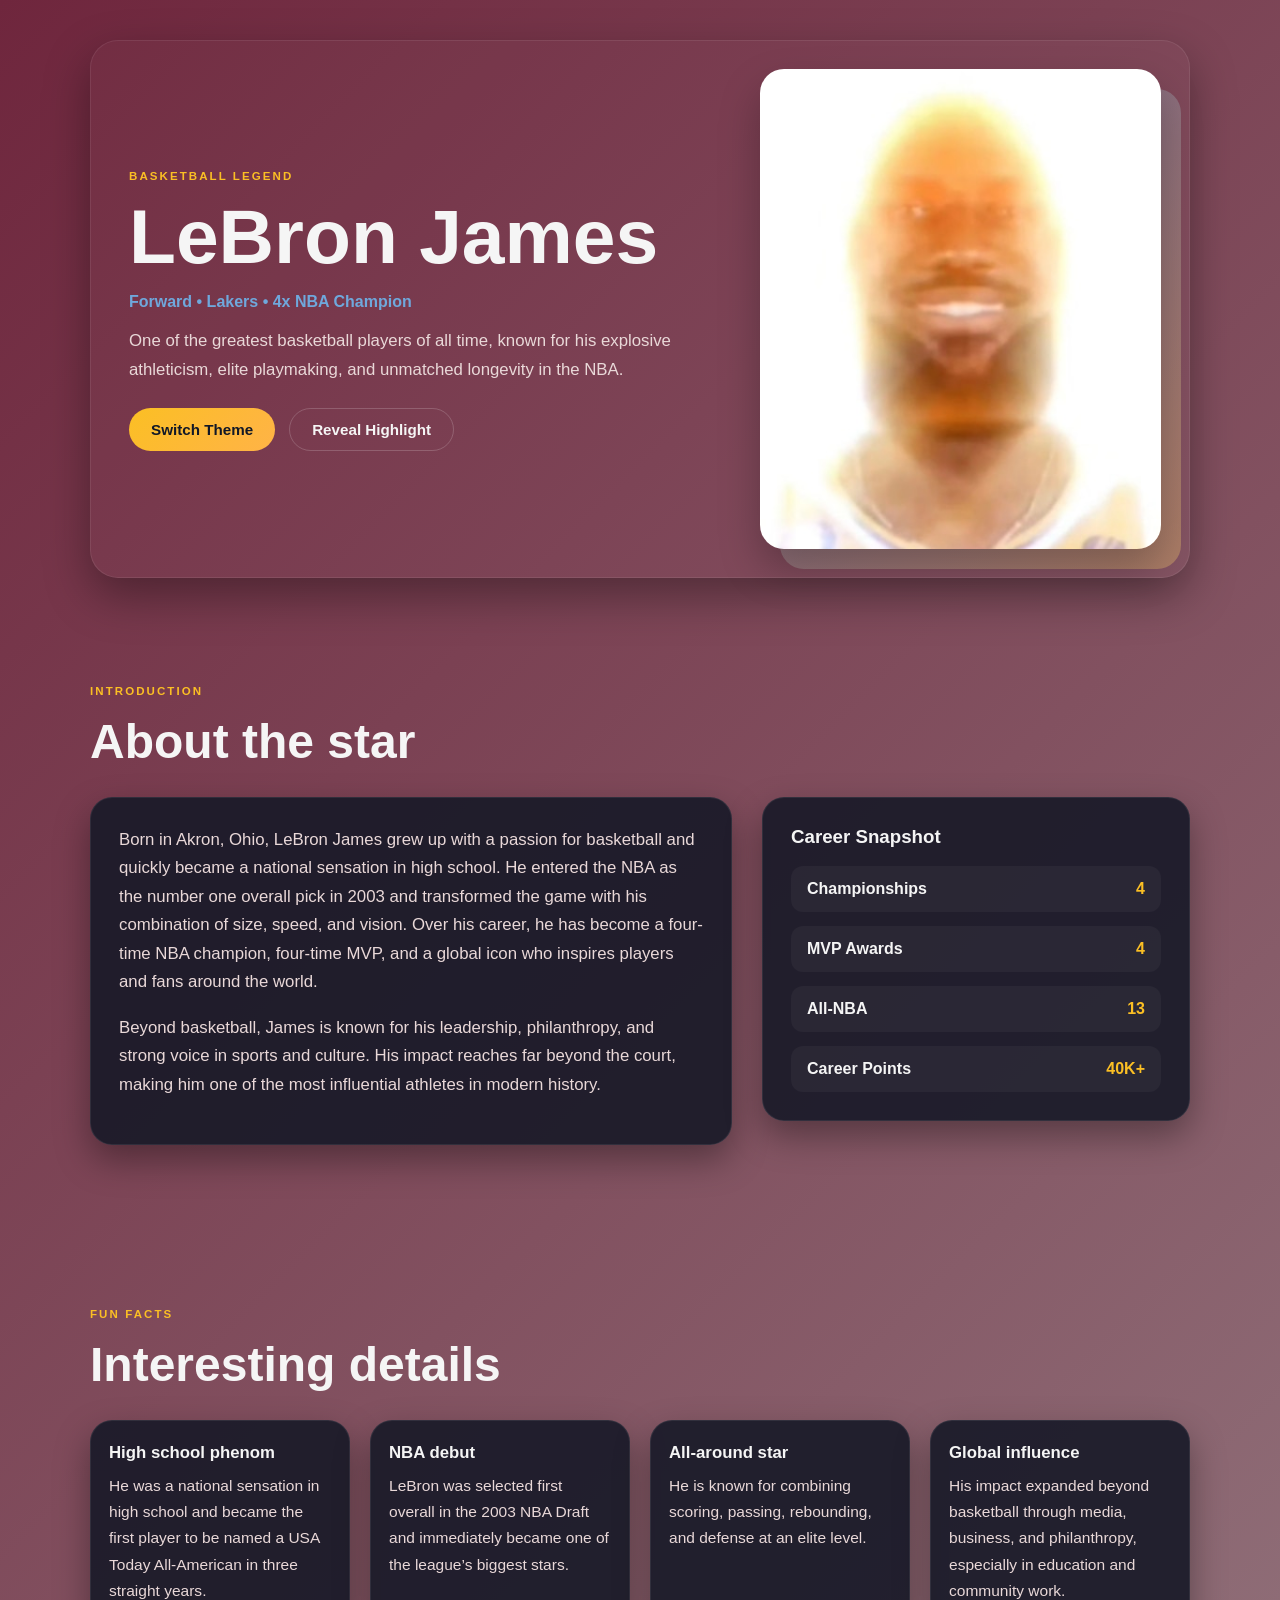
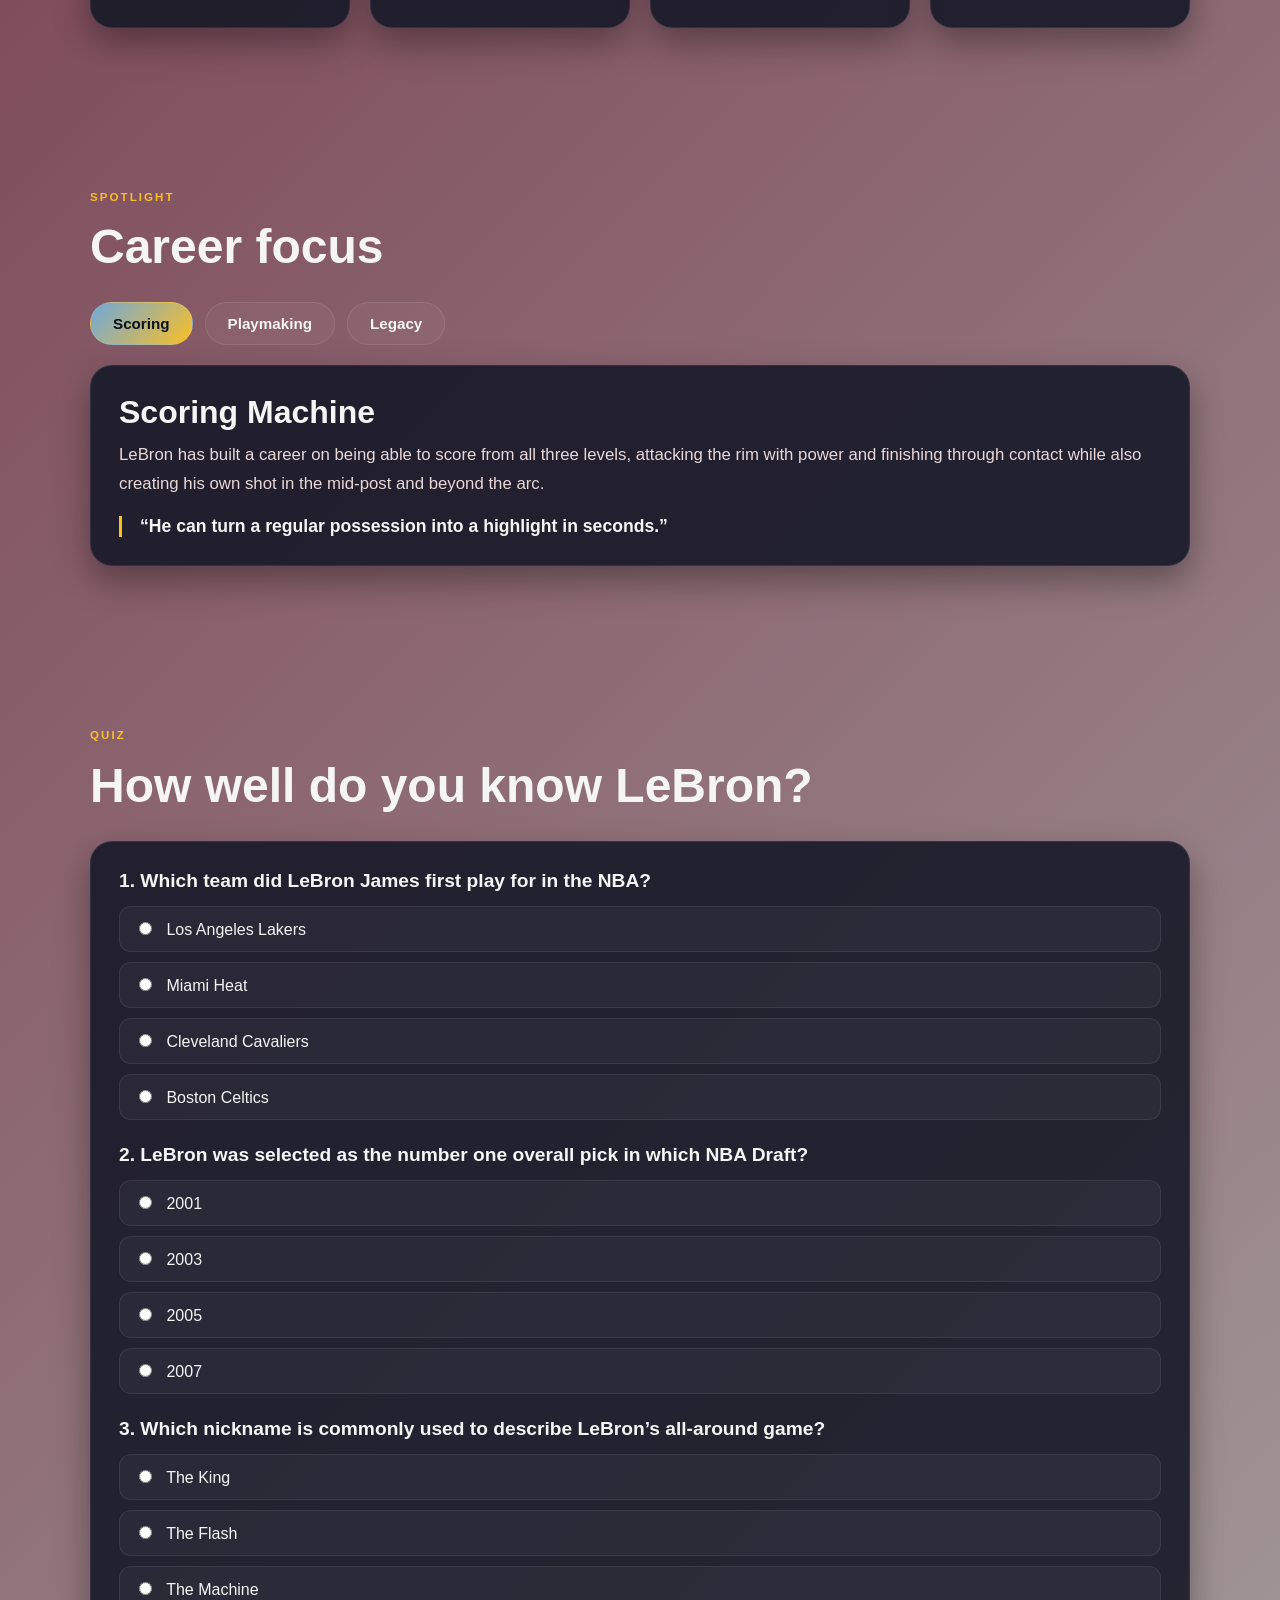
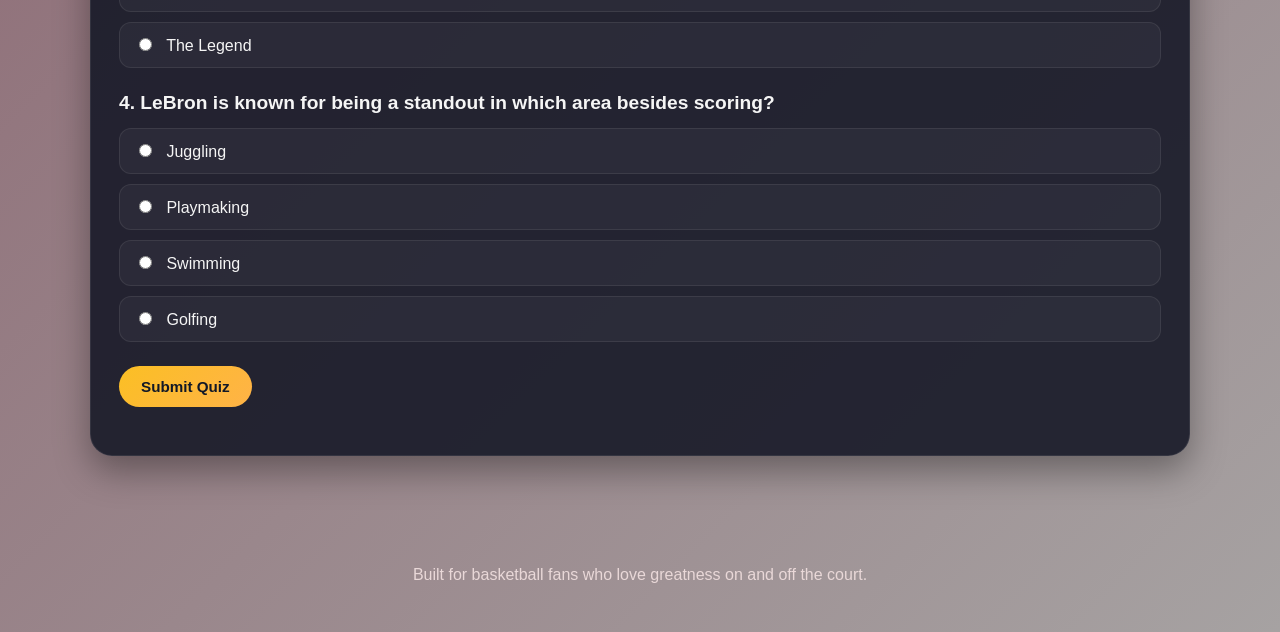
<file: fanpage.html>
<!DOCTYPE html>
<html lang="en">
  <head>
    <meta charset="UTF-8" />
    <meta name="viewport" content="width=device-width, initial-scale=1.0" />
    <title>LeBron James Fan Page</title>
    <style>
      :root {
        --bg: #6f263d;
        --bg-soft: #a6a2a2;
        --panel: rgba(23, 25, 39, 0.9);
        --panel-strong: #1d1f2b;
        --text: #f5f5f5;
        --muted: #e9d8d8;
        --gold: #fbbf24;
        --orange: #ffb347;
        --blue: #6fa8dc;
        --shadow: rgba(0, 0, 0, 0.35);
      }

      body.light-theme {
        --bg: #552583;
        --bg-soft: #fdb927;
        --panel: rgba(255, 255, 255, 0.9);
        --panel-strong: #ffffff;
        --text: #111111;
        --muted: #484848;
        --gold: #fdb927;
        --orange: #ffcc66;
        --blue: #552583;
        --shadow: rgba(17, 17, 17, 0.16);
      }

      * {
        box-sizing: border-box;
      }

      html {
        scroll-behavior: smooth;
      }

      body {
        margin: 0;
        font-family: Arial, Helvetica, sans-serif;
        background: linear-gradient(135deg, var(--bg) 0%, var(--bg-soft) 100%);
        color: var(--text);
        transition: background 0.3s ease, color 0.3s ease;
      }

      img {
        max-width: 100%;
        display: block;
      }

      a {
        color: inherit;
      }

      .container {
        width: min(1100px, calc(100% - 32px));
        margin: 0 auto;
      }

      .section {
        padding: 80px 0;
      }

      .section-heading {
        margin-bottom: 28px;
      }

      .eyebrow {
        letter-spacing: 0.18em;
        text-transform: uppercase;
        font-size: 0.72rem;
        font-weight: 700;
        color: var(--gold);
        margin: 0 0 12px;
      }

      h1, h2, h3, p {
        margin-top: 0;
      }

      h1 {
        font-size: clamp(2.7rem, 6vw, 5rem);
        line-height: 1;
        margin-bottom: 18px;
      }

      h2 {
        font-size: clamp(2rem, 4vw, 3rem);
        margin-bottom: 12px;
      }

      p {
        color: var(--muted);
        line-height: 1.7;
        font-size: 1.05rem;
      }

      .hero {
        padding: 40px 0 24px;
      }

      .hero__inner {
        display: grid;
        grid-template-columns: 1.2fr 0.8fr;
        align-items: center;
        gap: 40px;
        background: rgba(255, 255, 255, 0.02);
        border: 1px solid rgba(255, 255, 255, 0.08);
        border-radius: 28px;
        padding: 28px;
        box-shadow: 0 18px 45px var(--shadow);
      }

      .hero__text {
        padding: 18px 10px;
      }

      .hero__subtitle {
        display: inline-block;
        font-size: 1rem;
        color: var(--blue);
        margin-bottom: 16px;
        font-weight: 700;
      }

      .hero__actions {
        display: flex;
        flex-wrap: wrap;
        gap: 14px;
        margin-top: 24px;
      }

      button {
        border: none;
        border-radius: 999px;
        padding: 12px 22px;
        font-size: 0.95rem;
        font-weight: 700;
        cursor: pointer;
        transition: transform 0.2s ease, opacity 0.2s ease;
      }

      button:hover {
        transform: translateY(-1px);
      }

      .primary-btn {
        background: linear-gradient(135deg, var(--gold), var(--orange));
        color: #111827;
      }

      .secondary-btn {
        background: transparent;
        border: 1px solid rgba(255, 255, 255, 0.18);
        color: var(--text);
      }

      .hero__media {
        position: relative;
      }

      .hero__media::before {
        content: "";
        position: absolute;
        inset: 20px -20px -20px 20px;
        background: linear-gradient(135deg, rgba(94, 162, 255, 0.35), rgba(245, 201, 106, 0.35));
        border-radius: 24px;
        z-index: 0;
      }

      .hero__media img {
        position: relative;
        z-index: 1;
        width: 100%;
        border-radius: 24px;
        object-fit: cover;
        min-height: 480px;
        box-shadow: 0 20px 40px rgba(0, 0, 0, 0.25);
      }

      .bio-grid {
        display: grid;
        grid-template-columns: 1.2fr 0.8fr;
        gap: 30px;
        align-items: start;
      }

      .bio-card,
      .facts-card,
      .spotlight-card {
        background: var(--panel);
        border: 1px solid rgba(255, 255, 255, 0.08);
        border-radius: 22px;
        box-shadow: 0 15px 35px var(--shadow);
      }

      .bio-card {
        padding: 28px;
      }

      .mini-stats {
        list-style: none;
        padding: 0;
        margin: 0;
        display: grid;
        gap: 14px;
      }

      .mini-stats li {
        display: flex;
        justify-content: space-between;
        gap: 16px;
        padding: 14px 16px;
        border-radius: 12px;
        background: rgba(255, 255, 255, 0.04);
        color: var(--text);
        font-weight: 600;
      }

      .mini-stats span:last-child {
        color: var(--gold);
      }

      .facts-grid {
        display: grid;
        grid-template-columns: repeat(4, minmax(0, 1fr));
        gap: 20px;
      }

      .facts-card {
        padding: 22px 18px;
      }

      .facts-card h3 {
        font-size: 1.05rem;
        margin-bottom: 10px;
      }

      .facts-card p {
        margin: 0;
        font-size: 0.97rem;
      }

      .quiz-card {
        background: var(--panel);
        border: 1px solid rgba(255, 255, 255, 0.08);
        border-radius: 22px;
        box-shadow: 0 15px 35px var(--shadow);
        padding: 28px;
      }

      .quiz-question {
        margin-bottom: 24px;
      }

      .quiz-question h3 {
        font-size: 1.2rem;
        margin-bottom: 14px;
      }

      .quiz-options {
        display: grid;
        gap: 10px;
      }

      .quiz-options label {
        display: block;
        padding: 12px 14px;
        border-radius: 12px;
        background: rgba(255, 255, 255, 0.04);
        border: 1px solid rgba(255, 255, 255, 0.08);
        color: var(--text);
        cursor: pointer;
      }

      .quiz-options input {
        margin-right: 10px;
      }

      .quiz-result {
        margin-top: 20px;
        font-weight: 700;
        font-size: 1.05rem;
        color: var(--gold);
      }

      .spotlight-controls {
        display: flex;
        flex-wrap: wrap;
        gap: 12px;
        margin-bottom: 20px;
      }

      .tab-btn {
        background: rgba(255, 255, 255, 0.04);
        color: var(--text);
        border: 1px solid rgba(255, 255, 255, 0.1);
      }

      .tab-btn.active {
        background: linear-gradient(135deg, var(--blue), var(--gold));
        color: #0b1020;
      }

      .spotlight-card {
        padding: 28px;
      }

      .spotlight-card h3 {
        font-size: 2rem;
        margin-bottom: 10px;
      }

      .spotlight-card p {
        margin-bottom: 18px;
      }

      .spotlight-quote {
        font-size: 1.1rem;
        color: var(--text);
        font-weight: 700;
        padding-left: 18px;
        border-left: 3px solid var(--gold);
      }

      footer {
        text-align: center;
        padding: 30px 16px 48px;
        color: var(--muted);
      }

      @media (max-width: 860px) {
        .hero__inner,
        .bio-grid,
        .facts-grid {
          grid-template-columns: 1fr;
        }

        .facts-grid {
          grid-template-columns: repeat(2, minmax(0, 1fr));
        }
      }

      @media (max-width: 520px) {
        .section {
          padding: 60px 0;
        }

        .hero__inner {
          padding: 18px;
        }

        .facts-grid {
          grid-template-columns: 1fr;
        }

        .hero__actions,
        .spotlight-controls {
          flex-direction: column;
        }

        button {
          width: 100%;
        }
      }
    </style>
  </head>
  <body>
    <header class="hero">
      <div class="container">
        <div class="hero__inner">
          <div class="hero__text">
            <p class="eyebrow">Basketball legend</p>
            <h1>LeBron James</h1>
            <span class="hero__subtitle">Forward • Lakers • 4x NBA Champion</span>
            <p>
              One of the greatest basketball players of all time, known for his
              explosive athleticism, elite playmaking, and unmatched longevity in the NBA.
            </p>
            <div class="hero__actions">
              <button class="primary-btn" id="themeToggle">Switch Theme</button>
              <button class="secondary-btn" id="highlightBtn">Reveal Highlight</button>
            </div>
          </div>

          <div class="hero__media">
            <img
              src="./lesunshine.jpg"
              alt="LeBron James playing basketball"
            />
          </div>
        </div>
      </div>
    </header>

    <main>
      <section class="section">
        <div class="container">
          <div class="section-heading">
            <p class="eyebrow">Introduction</p>
            <h2>About the star</h2>
          </div>

          <div class="bio-grid">
            <article class="bio-card">
              <p>
                Born in Akron, Ohio, LeBron James grew up with a passion for basketball and
                quickly became a national sensation in high school. He entered the NBA as the
                number one overall pick in 2003 and transformed the game with his combination of
                size, speed, and vision. Over his career, he has become a four-time NBA champion,
                four-time MVP, and a global icon who inspires players and fans around the world.
              </p>
              <p>
                Beyond basketball, James is known for his leadership, philanthropy, and strong
                voice in sports and culture. His impact reaches far beyond the court, making him
                one of the most influential athletes in modern history.
              </p>
            </article>

            <aside class="bio-card">
              <h3>Career Snapshot</h3>
              <ul class="mini-stats">
                <li><span>Championships</span><span>4</span></li>
                <li><span>MVP Awards</span><span>4</span></li>
                <li><span>All-NBA</span><span>13</span></li>
                <li><span>Career Points</span><span>40K+</span></li>
              </ul>
            </aside>
          </div>
        </div>
      </section>

      <section class="section">
        <div class="container">
          <div class="section-heading">
            <p class="eyebrow">Fun facts</p>
            <h2>Interesting details</h2>
          </div>
          <div class="facts-grid" id="factsGrid"></div>
        </div>
      </section>

      <section class="section">
        <div class="container">
          <div class="section-heading">
            <p class="eyebrow">Spotlight</p>
            <h2>Career focus</h2>
          </div>

          <div class="spotlight-controls">
            <button class="tab-btn active" data-tab="scoring">Scoring</button>
            <button class="tab-btn" data-tab="playmaking">Playmaking</button>
            <button class="tab-btn" data-tab="legacy">Legacy</button>
          </div>

          <div class="spotlight-card" id="spotlightCard"></div>
        </div>
      </section>

      <section class="section">
        <div class="container">
          <div class="section-heading">
            <p class="eyebrow">Quiz</p>
            <h2>How well do you know LeBron?</h2>
          </div>

          <div class="quiz-card">
            <div id="quizQuestions"></div>
            <button class="primary-btn" id="submitQuiz">Submit Quiz</button>
            <div id="quizResult" class="quiz-result"></div>
          </div>
        </div>
      </section>
    </main>

    <footer>
      Built for basketball fans who love greatness on and off the court.
    </footer>

    <script>
      const facts = [
        {
          title: 'High school phenom',
          text: 'He was a national sensation in high school and became the first player to be named a USA Today All-American in three straight years.'
        },
        {
          title: 'NBA debut',
          text: 'LeBron was selected first overall in the 2003 NBA Draft and immediately became one of the league’s biggest stars.'
        },
        {
          title: 'All-around star',
          text: 'He is known for combining scoring, passing, rebounding, and defense at an elite level.'
        },
        {
          title: 'Global influence',
          text: 'His impact expanded beyond basketball through media, business, and philanthropy, especially in education and community work.'
        }
      ];

      const spotlightContent = {
        scoring: {
          title: 'Scoring Machine',
          text: 'LeBron has built a career on being able to score from all three levels, attacking the rim with power and finishing through contact while also creating his own shot in the mid-post and beyond the arc.',
          quote: 'He can turn a regular possession into a highlight in seconds.'
        },
        playmaking: {
          title: 'Playmaking Genius',
          text: 'His court vision and passing ability make him a true floor general. He creates easy shots for teammates while still maintaining a high-scoring burden, giving his teams a match-up nightmare.',
          quote: 'He sees the floor like a point guard with the body of a forward.'
        },
        legacy: {
          title: 'Legacy Builder',
          text: 'From his championships to his longevity, LeBron has changed the game on a global scale. His influence reaches young athletes, fellow competitors, and fans across generations.',
          quote: 'His story is one of talent, discipline, and lasting impact.'
        }
      };

      const quizQuestions = [
        {
          question: 'Which team did LeBron James first play for in the NBA?',
          options: ['Los Angeles Lakers', 'Miami Heat', 'Cleveland Cavaliers', 'Boston Celtics'],
          answer: 'Cleveland Cavaliers'
        },
        {
          question: 'LeBron was selected as the number one overall pick in which NBA Draft?',
          options: ['2001', '2003', '2005', '2007'],
          answer: '2003'
        },
        {
          question: 'Which nickname is commonly used to describe LeBron’s all-around game?',
          options: ['The King', 'The Flash', 'The Machine', 'The Legend'],
          answer: 'The King'
        },
        {
          question: 'LeBron is known for being a standout in which area besides scoring?',
          options: ['Juggling', 'Playmaking', 'Swimming', 'Golfing'],
          answer: 'Playmaking'
        }
      ];

      const factsGrid = document.getElementById('factsGrid');
      const spotlightCard = document.getElementById('spotlightCard');
      const buttons = document.querySelectorAll('.tab-btn');
      const themeToggle = document.getElementById('themeToggle');
      const highlightBtn = document.getElementById('highlightBtn');
      const quizQuestionsContainer = document.getElementById('quizQuestions');
      const quizResult = document.getElementById('quizResult');
      const submitQuizButton = document.getElementById('submitQuiz');

      function renderFacts() {
        factsGrid.innerHTML = facts
          .map(
            (fact) => `
              <article class="facts-card">
                <h3>${fact.title}</h3>
                <p>${fact.text}</p>
              </article>
            `
          )
          .join('');
      }

      function renderSpotlight(tab) {
        const content = spotlightContent[tab];
        if (!content) return;

        spotlightCard.innerHTML = `
          <h3>${content.title}</h3>
          <p>${content.text}</p>
          <div class="spotlight-quote">“${content.quote}”</div>
        `;
      }

      function renderQuiz() {
        quizQuestionsContainer.innerHTML = quizQuestions
          .map(
            (quiz, questionIndex) => `
              <div class="quiz-question">
                <h3>${questionIndex + 1}. ${quiz.question}</h3>
                <div class="quiz-options">
                  ${quiz.options
                    .map(
                      (option) => `
                        <label>
                          <input type="radio" name="question-${questionIndex}" value="${option}" />
                          ${option}
                        </label>
                      `
                    )
                    .join('')}
                </div>
              </div>
            `
          )
          .join('');
      }

      function gradeQuiz() {
        let score = 0;

        quizQuestions.forEach((quiz, index) => {
          const selected = document.querySelector(`input[name="question-${index}"]:checked`);
          if (selected && selected.value === quiz.answer) {
            score += 1;
          }
        });

        const totalQuestions = quizQuestions.length;
        const percentage = Math.round((score / totalQuestions) * 100);

        let message = `You scored ${score} out of ${totalQuestions} (${percentage}%). `;

        if (percentage === 100) {
          message += 'Perfect! You really know your basketball history.';
        } else if (percentage >= 75) {
          message += 'Great job! You know your LeBron facts well.';
        } else if (percentage >= 50) {
          message += 'Nice effort! A little more study and you’ll be a true fan.';
        } else {
          message += 'Keep learning — the King has a huge legacy to discover!';
        }

        quizResult.textContent = message;
      }

      buttons.forEach((button) => {
        button.addEventListener('click', () => {
          buttons.forEach((btn) => btn.classList.remove('active'));
          button.classList.add('active');
          renderSpotlight(button.dataset.tab);
        });
      });

      themeToggle.addEventListener('click', () => {
        document.body.classList.toggle('light-theme');
      });

      highlightBtn.addEventListener('click', () => {
        const tabs = [...buttons];
        const currentIndex = tabs.findIndex((btn) => btn.classList.contains('active'));
        const nextIndex = (currentIndex + 1) % tabs.length;

        tabs.forEach((btn) => btn.classList.remove('active'));
        tabs[nextIndex].classList.add('active');
        renderSpotlight(tabs[nextIndex].dataset.tab);
      });

      submitQuizButton.addEventListener('click', gradeQuiz);

      renderFacts();
      renderSpotlight('scoring');
      renderQuiz();
    </script>
  </body>
</html>
</file>
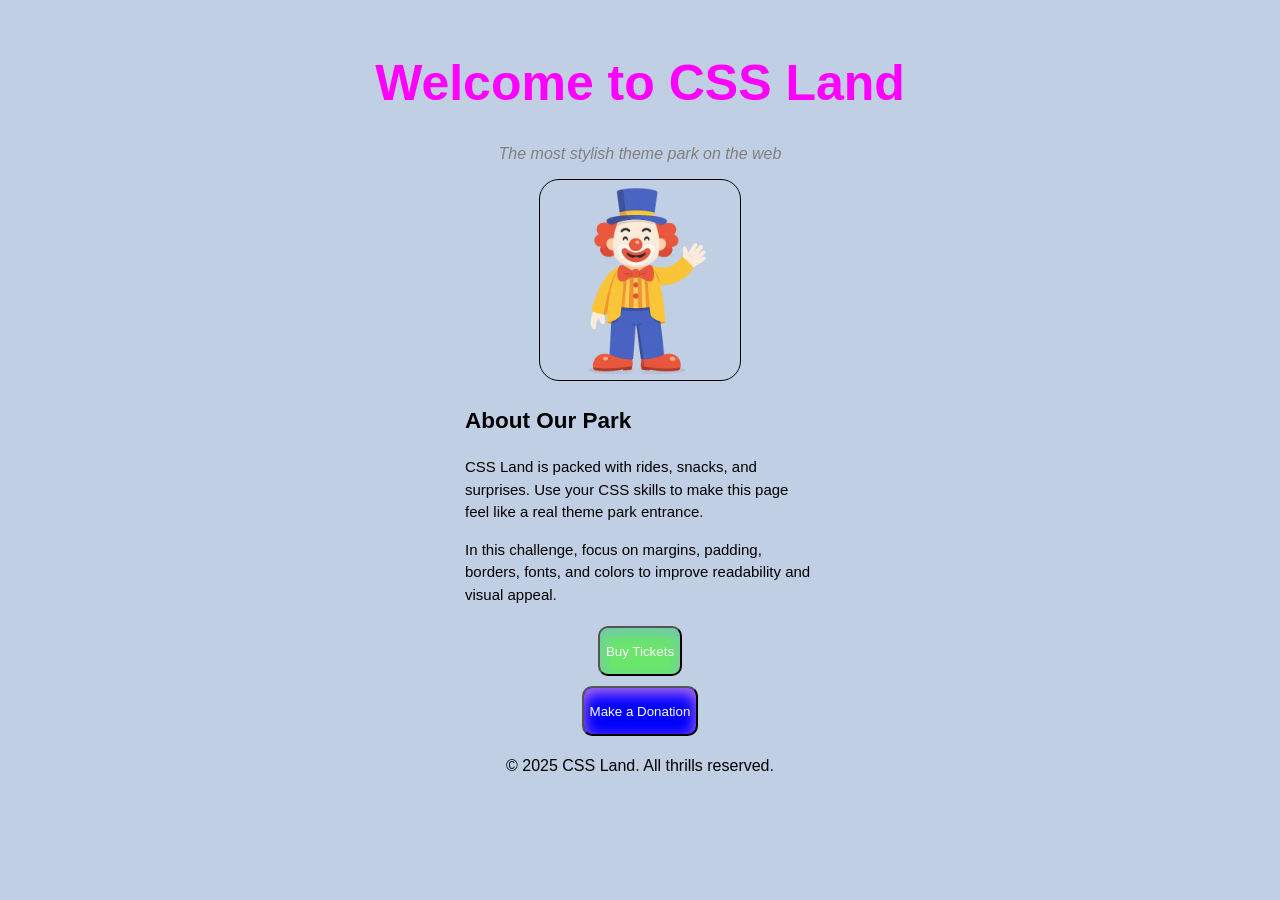
<file: Challenge1/home.html>
<!DOCTYPE html>
<html lang="en">
<head>
    <meta charset="UTF-8" />
    <meta name="viewport" content="width=device-width, initial-scale=1.0"/>
    <title>Challenge 1 - CSS Land - Welcome</title>
    <link rel="stylesheet" href="styles.css"/>
</head>
<body>

    <!-- DO NOT MODIFY HTML
         YOU MAY ONLY EDIT styles.css
    -->

    <div class="container">

        <header class="site-header">
            <h1>Welcome to <span class="park-name">CSS Land</span></h1>
            <p class="tagline">The most stylish theme park on the web</p>
        </header>

        <main>
            <section class="hero">
                <div class="mascot-placeholder" aria-label="Mascot placeholder" role="img">
                    <img id="mascot-image" src="mascot.png">
                </div>
            </section>

            <section class="about">
                <h2>About Our Park</h2>
                <p>CSS Land is packed with rides, snacks, and surprises. Use your CSS skills to make this
                    page feel like a real theme park entrance.
                </p>
                <p>In this challenge, focus on margins, padding, borders, fonts, and colors to improve
                    readability and visual appeal.
                </p>
            </section>

            <section class="actions">
                <button class="buy-tickets">Buy Tickets</button>
                <button class="make-donation">Make a Donation</button>
            </section>
        </main>

        <footer class="site-footer">
            <p>© 2025 CSS Land. All thrills reserved.</p>
        </footer>

    </div>

</body>
</html>
</file>
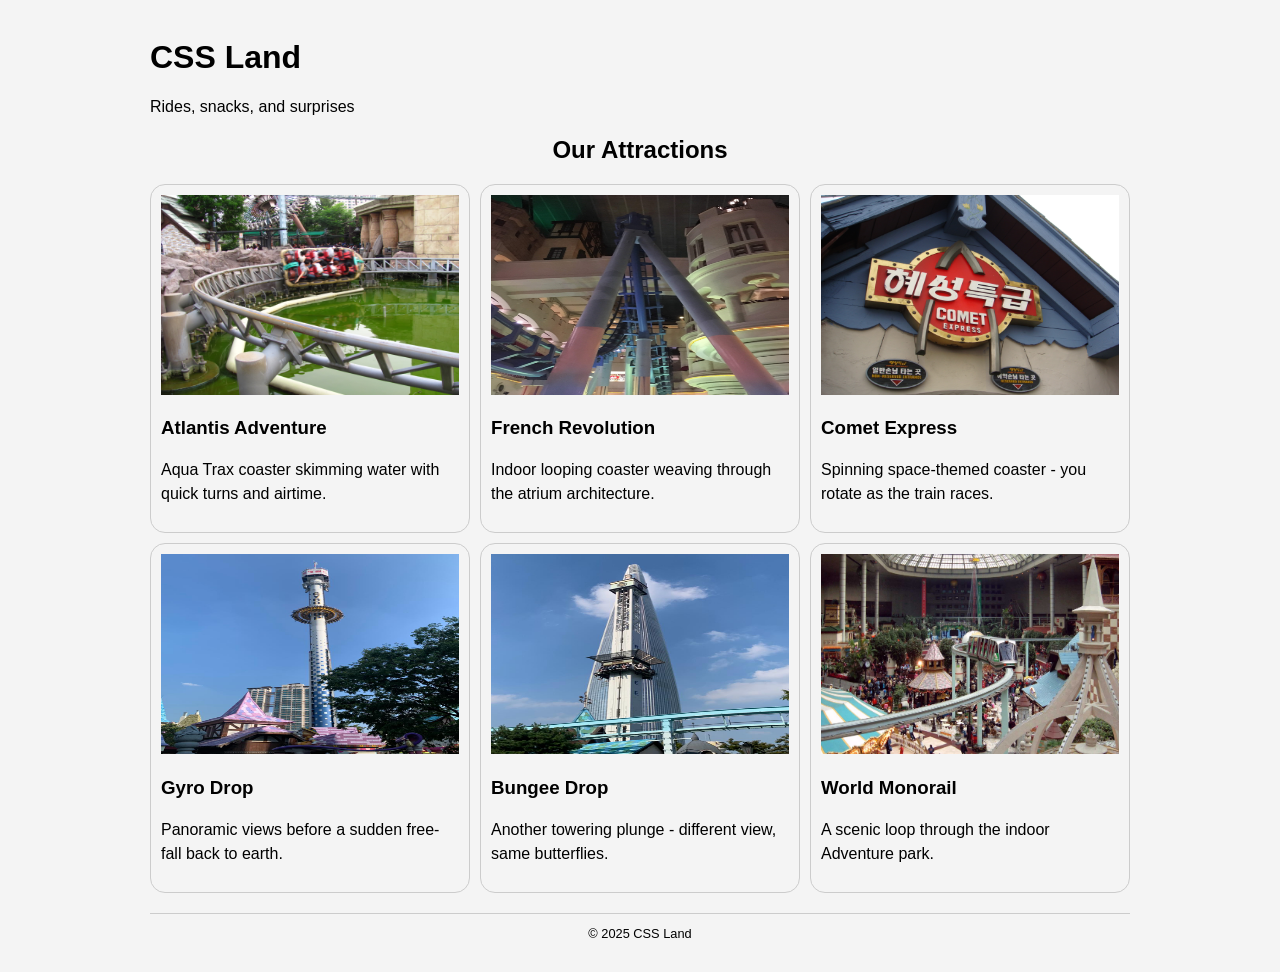
<file: Challenge2/home.html>
<!DOCTYPE html>
<html lang="en">
<head>
    <meta charset="UTF-8" />
    <meta name="viewport" content="width=device-width, initial-scale=1.0"/>
    <title>Challenge 2 - CSS Land - Attractions Gallery</title>
    <link rel="stylesheet" href="styles.css"/>
</head>
<body>

    <!-- DO NOT MODIFY home.html -->
    <!-- Add all styling in styles.css -->

    <div class="container">
        <header class="site-header">
            <h1>CSS Land</h1>
            <p class="tagline">Rides, snacks, and surprises</p>
        </header>

        <main>
            <section class="attractions">
                <h2>Our Attractions</h2>

                <div class="cards">
                    <article class="card">
                        <img src="images/atlantis.jpg" alt="Atlantis Adventure at Lotte World">
                        <h3>Atlantis Adventure</h3>
                        <p class="blurb">Aqua Trax coaster skimming water with quick turns and airtime.</p>
                    </article>

                    <article class="card">
                        <img src="images/french.jpg" alt="French Revolution indoor coaster">
                        <h3>French Revolution</h3>
                        <p class="blurb">Indoor looping coaster weaving through the atrium architecture.</p>
                    </article>

                    <article class="card">
                        <img src="images/comet.jpg" alt="Comet Express at Lotte World">
                        <h3>Comet Express</h3>
                        <p class="blurb">Spinning space-themed coaster - you rotate as the train races.</p>
                    </article>

                    <article class="card">
                        <img src="images/gyro.jpg" alt="Gyro Drop tower ride at Lotte World">
                        <h3>Gyro Drop</h3>
                        <p class="blurb">Panoramic views before a sudden free-fall back to earth.</p>
                    </article>

                    <article class="card">
                        <img src="images/bungee.jpg" alt="Bungee Drop at Lotte World">
                        <h3>Bungee Drop</h3>
                        <p class="blurb">Another towering plunge - different view, same butterflies.</p>
                    </article>

                    <article class="card">
                        <img src="images/monorail.jpg" alt="World Monorail at Lotte World Adventure">
                        <h3>World Monorail</h3>
                        <p class="blurb">A scenic loop through the indoor Adventure park.</p>
                    </article>
                </div>
            </section>
        </main>

        <footer class="site-footer">
            <p>© 2025 CSS Land</p>
        </footer>
    </div>

</body>
</html>
</file>
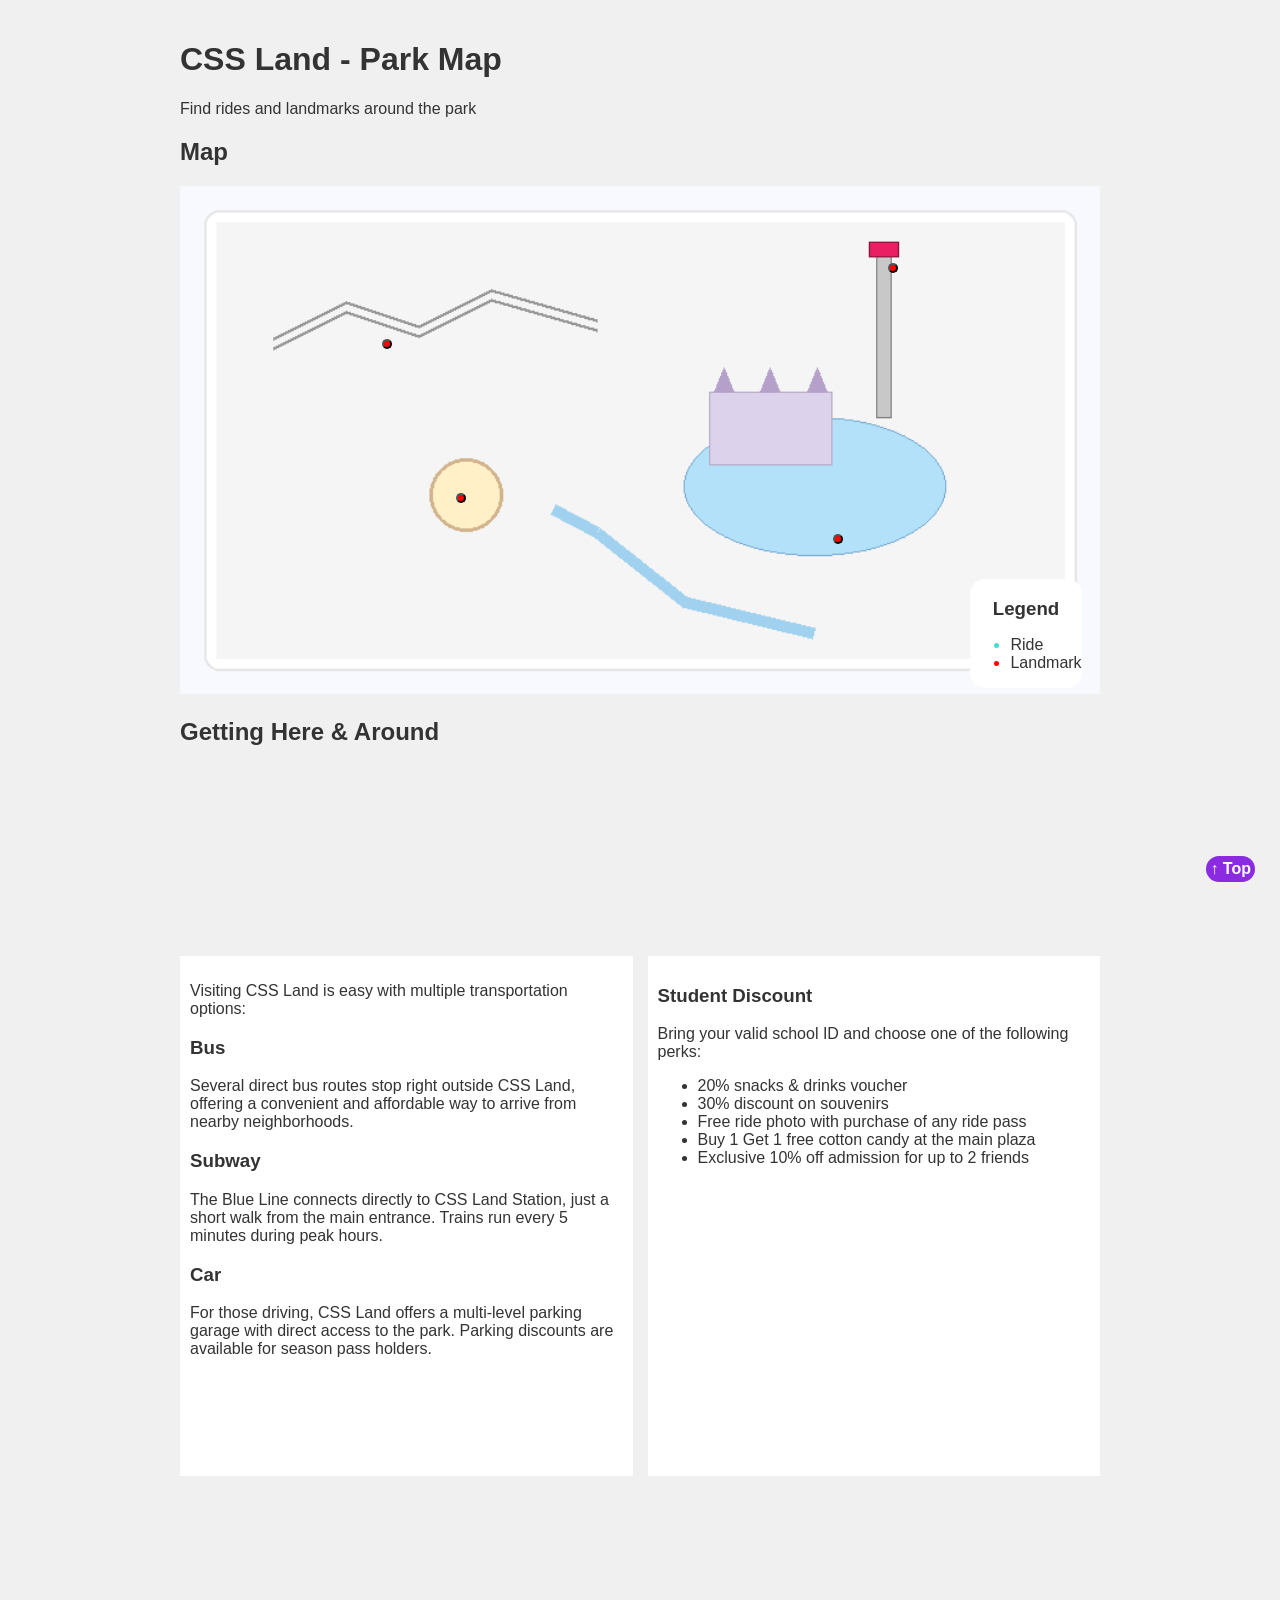
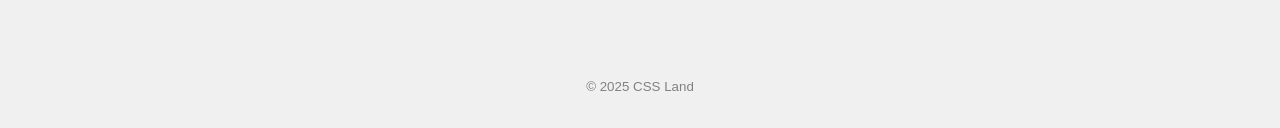
<file: Challenge3/home.html>
<!DOCTYPE html>
<html lang="en">
<head>
    <meta charset="UTF-8" />
    <meta name="viewport" content="width=device-width, initial-scale=1.0"/>
    <title>Challenge 3 - CSS Land - Park Map</title>
    <link rel="stylesheet" href="styles.css"/>
</head>
<body id="top">
    <!-- DO NOT MODIFY home.html -->
    <!-- Add all your styles in styles.css -->

    <div class="container">
        <header class="site-header">
            <h1>CSS Land - Park Map</h1>
            <p class="tagline">Find rides and landmarks around the park</p>
        </header>

        <main>
            <section class="map-section">
                <h2>Map</h2>

                <!-- Map wrapper: make this the positioning context -->
                <div class="map-wrapper">
                    <!-- Map image -->
                    <img class="park-map" src="map.png" alt="CSS Land Park Map">

                    <!-- Attraction markers (place precisely on the map) -->
                    <button class="marker" id="marker-atlantis" aria-label="Atlantis Adventure">
                        <span class="tooltip">Atlantis Adventure</span>
                    </button>

                    <button class="marker" id="marker-gyro" aria-label="Gyro Drop">
                        <span class="tooltip">Gyro Drop</span>
                    </button>

                    <button class="marker" id="marker-carousel" aria-label="Carousel Dreams">
                        <span class="tooltip">Carousel Dreams</span>
                    </button>

                    <button class="marker" id="marker-river" aria-label="River Rapids">
                        <span class="tooltip">River Rapids</span>
                    </button>

                    <!-- Legend box pinned to map corner -->
                    <aside class="legend">
                        <h3>Legend</h3>
                        <ul>
                            <li><span class="dot ride"></span> Ride</li>
                            <li><span class="dot landmark"></span> Landmark</li>
                        </ul>
                    </aside>
                </div>
            </section>

            <section class="transport">
                <h2>Getting Here & Around</h2>
                <div class="transport-columns">
                    <!-- Left column: Transportation info -->
                    <div class="transport-info">
                        <p>Visiting CSS Land is easy with multiple transportation options:</p>

                        <h3>Bus</h3>
                        <p>Several direct bus routes stop right outside CSS Land, offering a convenient and affordable way to arrive from nearby neighborhoods.</p>

                        <h3>Subway</h3>
                        <p>The Blue Line connects directly to CSS Land Station, just a short walk from the main entrance. Trains run every 5 minutes during peak hours.</p>

                        <h3>Car</h3>
                        <p>For those driving, CSS Land offers a multi-level parking garage with direct access to the park. Parking discounts are available for season pass holders.</p>
                    </div>

                    <!-- Right column: Student discount info -->
                    <div class="transport-discounts">
                        <h3>Student Discount</h3>
                        <p>Bring your valid school ID and choose one of the following perks:</p>
                        <ul>
                            <li>20% snacks & drinks voucher</li>
                            <li>30% discount on souvenirs</li>
                            <li>Free ride photo with purchase of any ride pass</li>
                            <li>Buy 1 Get 1 free cotton candy at the main plaza</li>
                            <li>Exclusive 10% off admission for up to 2 friends</li>
                        </ul>
                    </div>
                </div>
            </section>

        </main>

        <!-- Fixed Back to Top button -->
        <a href="#top" class="back-to-top" aria-label="Back to top">↑ Top</a>

        <footer class="site-footer">
            <p>© 2025 CSS Land</p>
        </footer>
    </div>
</body>
</html>
</file>
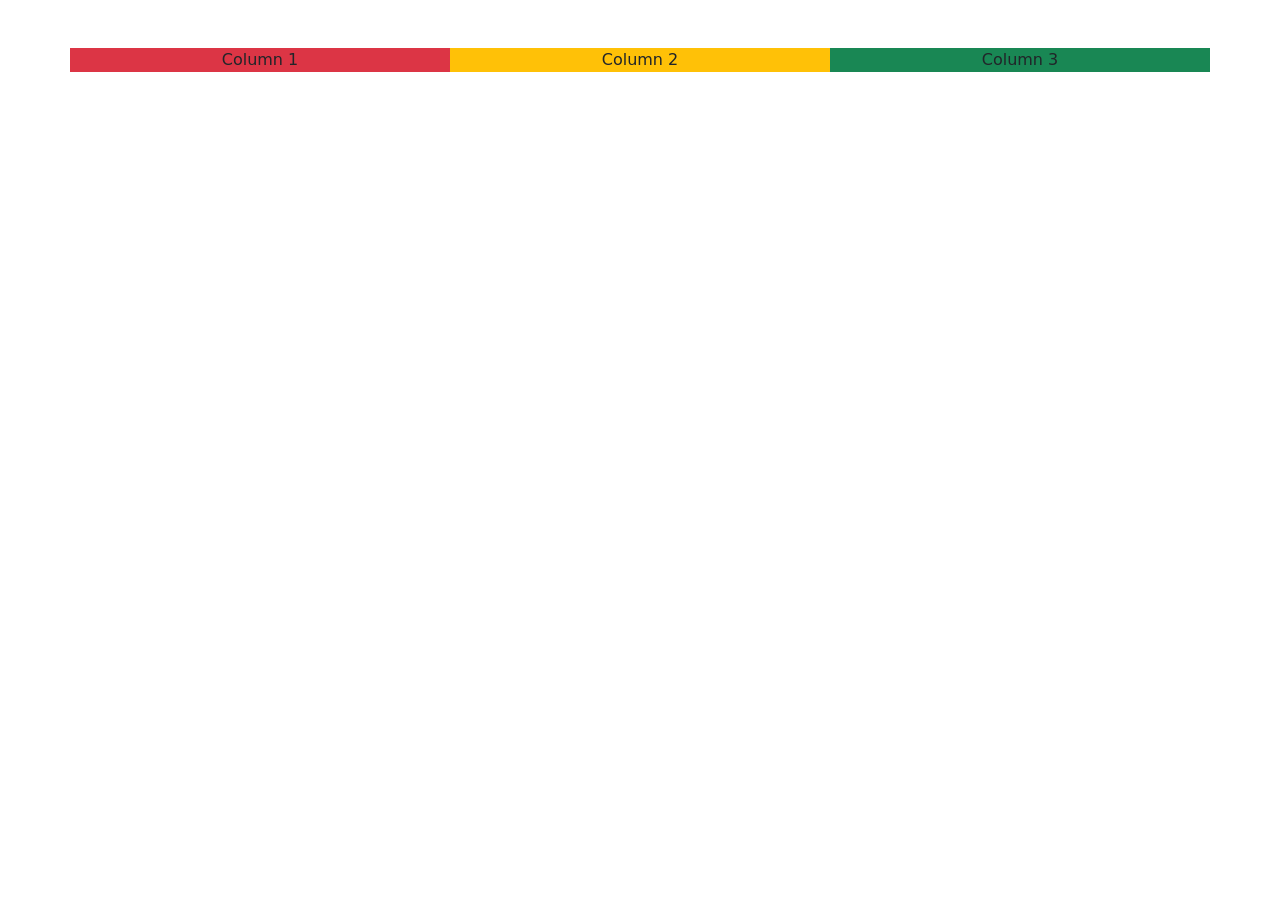
<file: Week3_InClass/bootstrap.html>
<!DOCTYPE html>
<html lang="en">
<head>
    <meta charset="UTF-8">
    <meta name="viewport" content="width=device-width, initial-scale=1.0">
    <title>Bootstrap</title>

    <!-- Bootstrap CSS CDN -->
    <link href="https://cdn.jsdelivr.net/npm/bootstrap@5.3.7/dist/css/bootstrap.min.css" rel="stylesheet" integrity="sha384-LN+7fdVzj6u52u30Kp6M/trliBMCMKTyK833zpbD+pXdCLuTusPj697FH4R/5mcr" crossorigin="anonymous">
    
</head>
<body>
    <div class="container text-center mt-5">

        <div class="row">
            <div class="col-md col-sm-6 bg-danger">
            Column 1
            </div>
            <div class="col-md col-sm-6 bg-warning">
            Column 2
            </div>
            <div class="col-md col-sm-6 bg-success">
            Column 3
            </div>
        </div>
    </div>
    

    <!-- Bootstrap JavaScript CDN -->
    <script src="https://cdn.jsdelivr.net/npm/bootstrap@5.3.7/dist/js/bootstrap.bundle.min.js" integrity="sha384-ndDqU0Gzau9qJ1lfW4pNLlhNTkCfHzAVBReH9diLvGRem5+R9g2FzA8ZGN954O5Q" crossorigin="anonymous"></script>
    
</body>
</html>
</file>
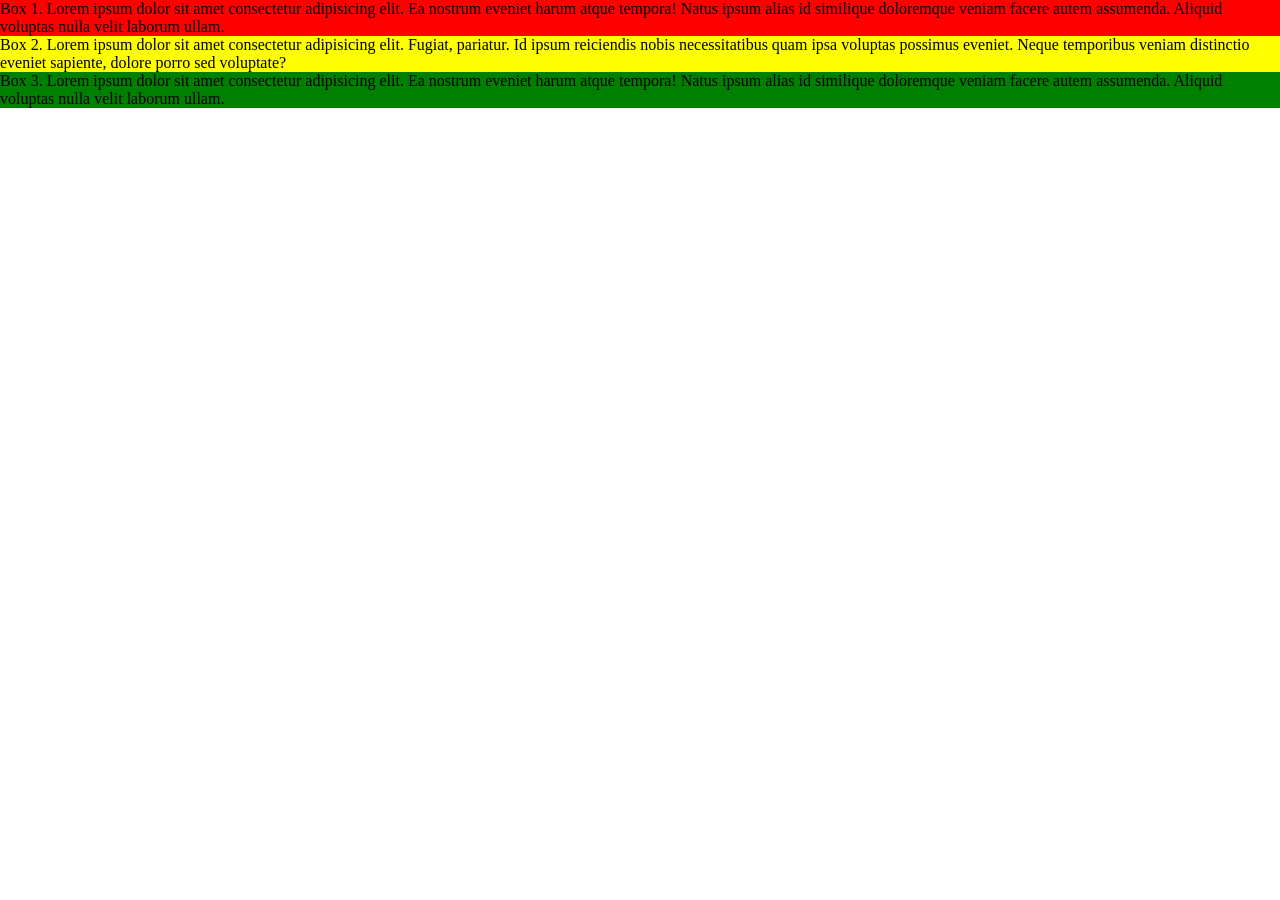
<file: Week3_InClass/normal.html>
<!DOCTYPE html>
<html lang="en">
<head>
    <meta charset="UTF-8">
    <meta name="viewport" content="width=device-width, initial-scale=1.0">
    <title>No Bootstrap Yet</title>
    <link rel="stylesheet" href="normal.css">
</head>
<body>

    <div class="parent">

        <div class="child" id="box1">
            Box 1.
            Lorem ipsum dolor sit amet consectetur adipisicing elit. Ea nostrum eveniet harum atque tempora! Natus ipsum alias id similique doloremque veniam facere autem assumenda. Aliquid voluptas nulla velit laborum ullam.
        </div>

        <div class="child" id="box2">
            Box 2.
            Lorem ipsum dolor sit amet consectetur adipisicing elit. Fugiat, pariatur. Id ipsum reiciendis nobis necessitatibus quam ipsa voluptas possimus eveniet. Neque temporibus veniam distinctio eveniet sapiente, dolore porro sed voluptate?
        </div>

        <div class="child" id="box3">
            Box 3.
            Lorem ipsum dolor sit amet consectetur adipisicing elit. Ea nostrum eveniet harum atque tempora! Natus ipsum alias id similique doloremque veniam facere autem assumenda. Aliquid voluptas nulla velit laborum ullam.
        </div>

    </div>
    
</body>
</html>
</file>
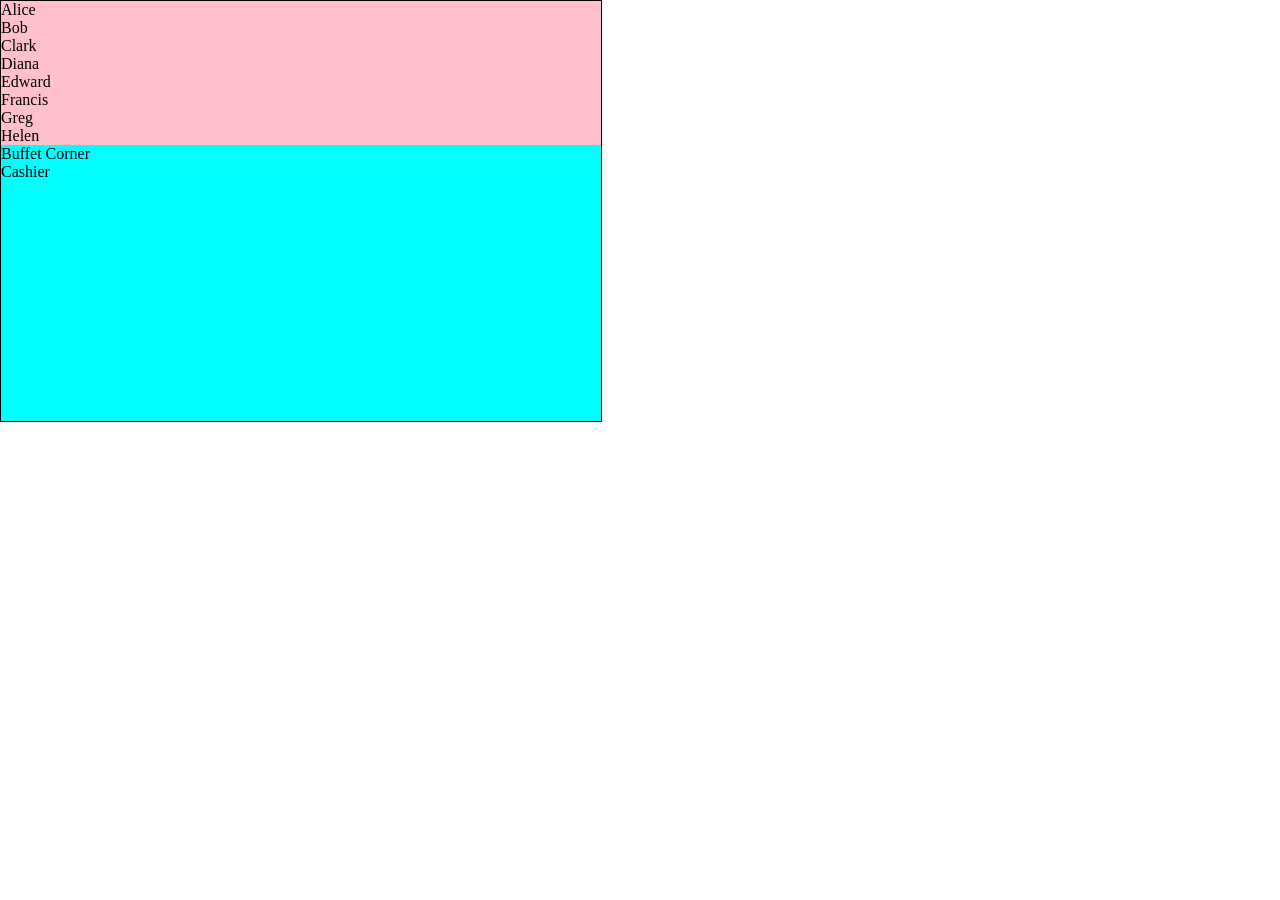
<file: Week3_InClass/Challenge0/restaurant.html>
<!DOCTYPE html>
<html lang="en">
<head>
    <title>Restaurant</title>

    <!-- DO NOT REMOVE THE BELOW LINE -->
    <link rel="stylesheet" href="restaurant.css">
</head>
<body>


    <!-- [START] floor
            DO NOT REMOVE THIS ELEMENT
            YOU MAY ADD MORE CODE
    -->
    <div id="floor">


        <!-- Row 1 -->
        <div class="row">
        
            <div class="dining-table">
                Alice
            </div>

            <div class="dining-table">
                Bob
            </div>

            <div class="dining-table">
                Clark
            </div>

            <div class="dining-table">
                Diana
            </div>
        
        </div>


        <!-- Row 2 -->
        <div class="row">
        
            <div class="dining-table">
                Edward
            </div>

            <div class="dining-table">
                Francis
            </div>

            <div class="dining-table">
                Greg
            </div>

            <div class="dining-table">
                Helen
            </div>
        
        </div>


        <!-- Row 3 -->
        <div class="row">
        
            <div class="buffet-corner">
                Buffet Corner
            </div>

            <div class="cashier-table">
                Cashier
            </div>
        
        </div>
        


    </div><!-- [END] floor -->
    

    
</body>
</html>
</file>
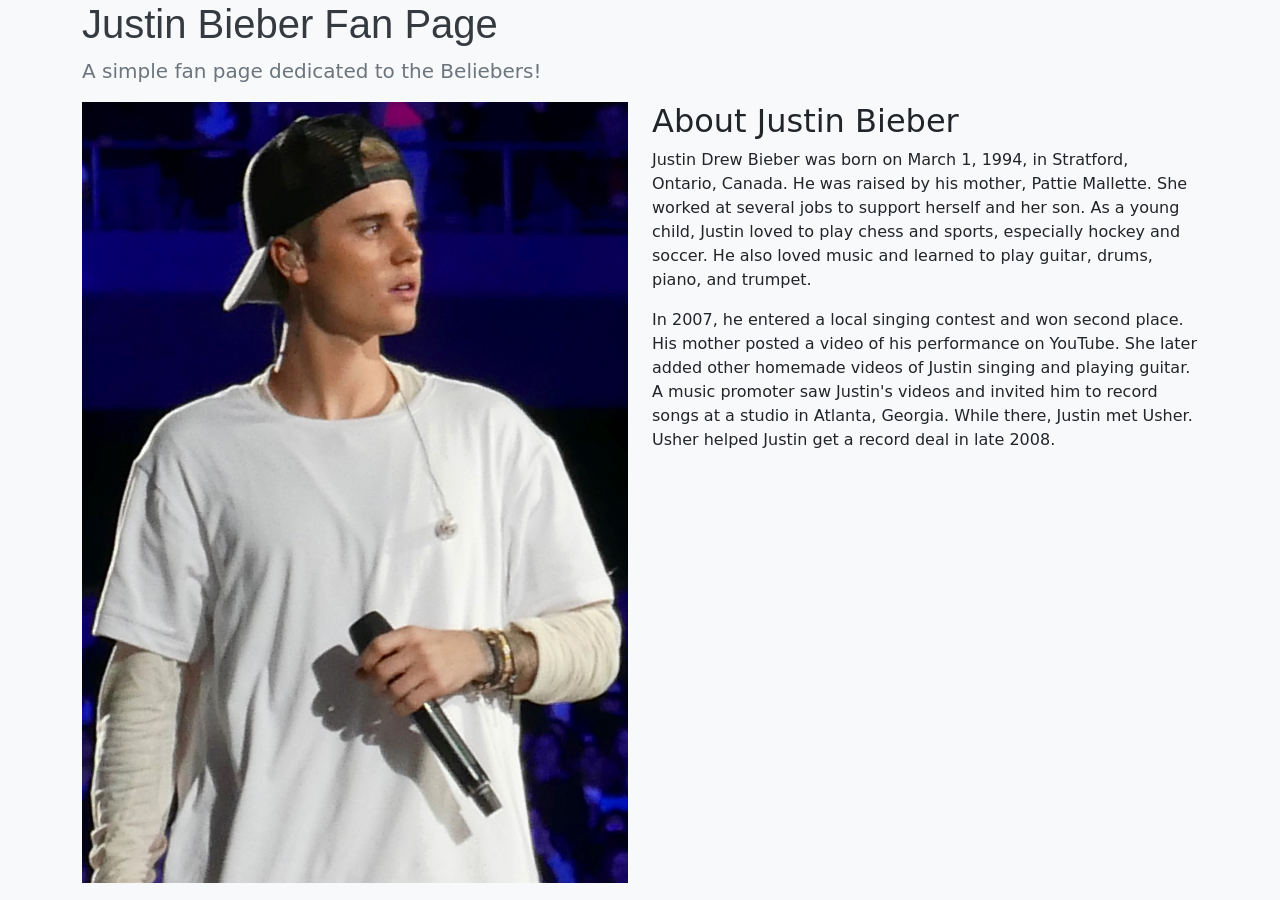
<file: Week3_InClass/Challenge1/justin.html>
<!DOCTYPE html>
<html lang="en">
<head>
    <meta charset="UTF-8">
    <meta name="viewport" content="width=device-width, initial-scale=1.0">
    <title>Challenge 1 - Justin</title>

    <!-- Bootstrap CSS -->
    <link href="https://cdn.jsdelivr.net/npm/bootstrap@5.3.7/dist/css/bootstrap.min.css" rel="stylesheet" integrity="sha384-LN+7fdVzj6u52u30Kp6M/trliBMCMKTyK833zpbD+pXdCLuTusPj697FH4R/5mcr" crossorigin="anonymous">

    <!-- External CSS -->
    <link rel="stylesheet" href="styles.css">

</head>
<body>

    <div class="container">

        <div class="row">
            <!-- Task 1
                 - The text such as Heading and Paragraph must be horizontally centered (Use appropriate Bootstrap classes)
                 - There should be some margin at the Top and at the Bottom of the text (Use appropriate Bootstrap classes)
            -->
            <div class="col-12">
                <h1>Justin Bieber Fan Page</h1>
                <p class="lead">A simple fan page dedicated to the Beliebers!</p>
            </div>
        </div>

        <div class="row">

            <!-- Task 2
                    Add your columns here -->
            <div class="col-md col-12">
                <img class="img-fluid max-height=50% " src="./justin_concert.jpg">
            </div>

            <!-- You can find Justin's photo in Challenge1/justin_concert.jpg -->
            
            <!-- Here's Justin's biography 
            
            About Justin Bieber

            Justin Drew Bieber was born on March 1, 1994, in Stratford, Ontario, Canada. He was raised by his mother, Pattie Mallette. She worked at several jobs to support herself and her son. As a young child, Justin loved to play chess and sports, especially hockey and soccer. He also loved music and learned to play guitar, drums, piano, and trumpet.

            In 2007, he entered a local singing contest and won second place. His mother posted a video of his performance on YouTube. She later added other homemade videos of Justin singing and playing guitar. A music promoter saw Justin's videos and invited him to record songs at a studio in Atlanta, Georgia. While there, Justin met Usher. Usher helped Justin get a record deal in late 2008.

            -->
            <div class="col-md col-12">
                <h2>
                     About Justin Bieber
                </h2>
                <p>Justin Drew Bieber was born on March 1, 1994, in Stratford, Ontario, Canada. He was raised by his mother, Pattie Mallette. She worked at several jobs to support herself and her son. As a young child, Justin loved to play chess and sports, especially hockey and soccer. He also loved music and learned to play guitar, drums, piano, and trumpet.
                </p>
                <p>
                    In 2007, he entered a local singing contest and won second place. His mother posted a video of his performance on YouTube. She later added other homemade videos of Justin singing and playing guitar. A music promoter saw Justin's videos and invited him to record songs at a studio in Atlanta, Georgia. While there, Justin met Usher. Usher helped Justin get a record deal in late 2008.  
                </p>
            </div>
        </div>

    </div>



    <!-- Bootstrap JavaScript -->
    <script src="https://cdn.jsdelivr.net/npm/bootstrap@5.3.7/dist/js/bootstrap.bundle.min.js" integrity="sha384-ndDqU0Gzau9qJ1lfW4pNLlhNTkCfHzAVBReH9diLvGRem5+R9g2FzA8ZGN954O5Q" crossorigin="anonymous"></script>

</body>
</html>
</file>
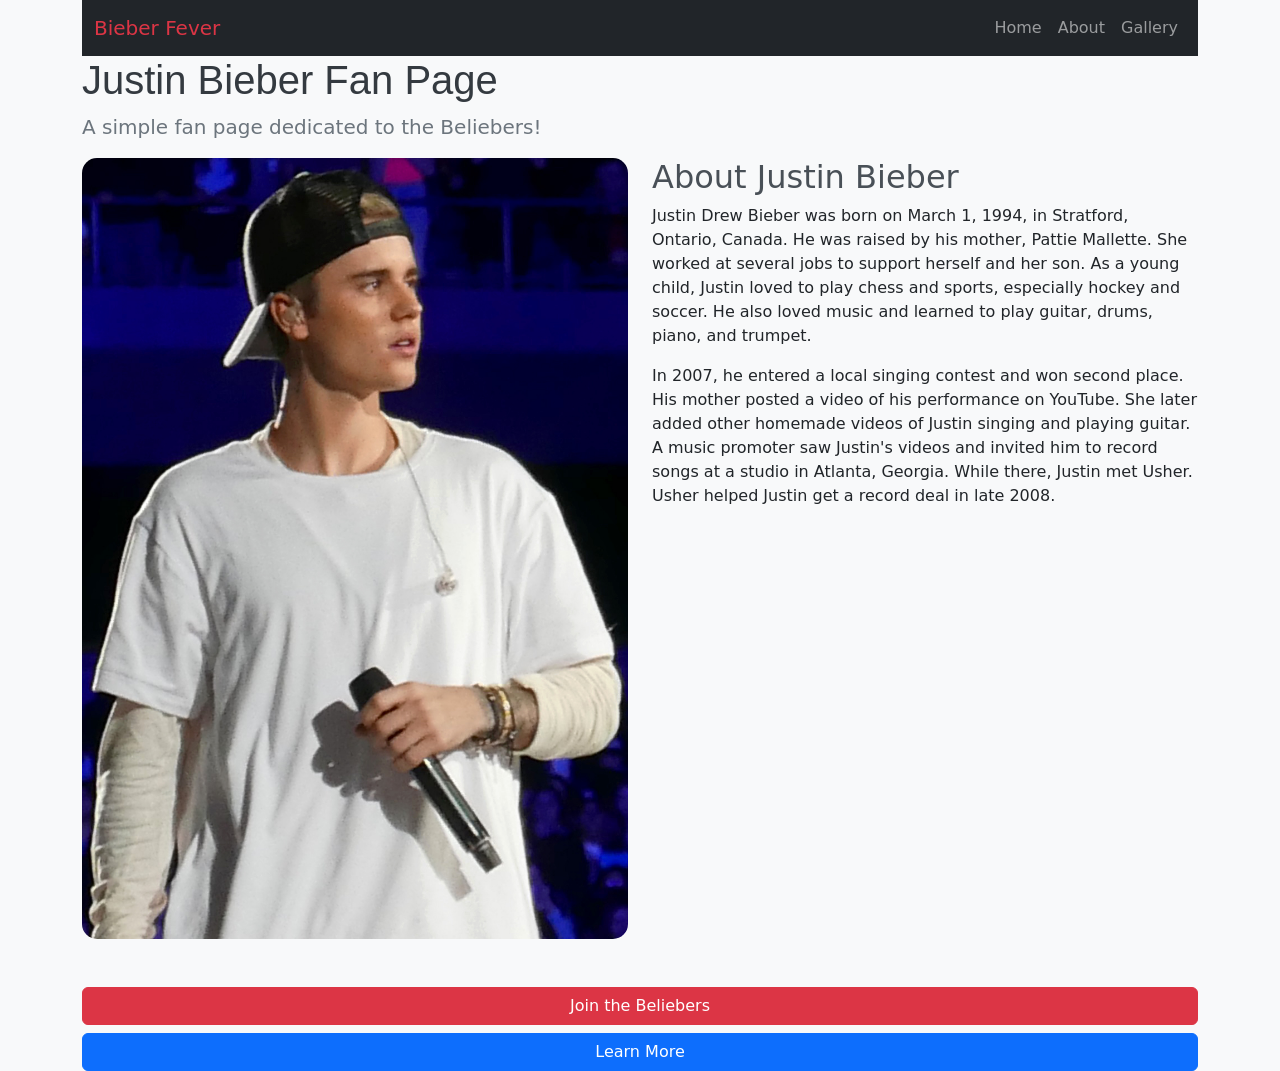
<file: Week3_InClass/Challenge2/justin.html>
<!DOCTYPE html>
<html lang="en">
<head>
    <meta charset="UTF-8">
    <meta name="viewport" content="width=device-width, initial-scale=1.0">
    <title>Challenge 2 - Justin</title>

    <!-- Bootstrap CSS -->
    <link href="https://cdn.jsdelivr.net/npm/bootstrap@5.3.7/dist/css/bootstrap.min.css" rel="stylesheet" integrity="sha384-LN+7fdVzj6u52u30Kp6M/trliBMCMKTyK833zpbD+pXdCLuTusPj697FH4R/5mcr" crossorigin="anonymous">

    <!-- External CSS -->
    <link rel="stylesheet" href="styles.css">

</head>
<body>

    <div class="container">

        <!-- Task 1
             - Add a navigtion bar
        -->
        <nav class="navbar navbar-expand-lg bg-dark w-100" data-bs-theme="dark">
            <div class="container-fluid">
                <a class="navbar-brand text-danger" href="#" >Bieber Fever</a>
                <button class="navbar-toggler"
                        type="button"
                        data-bs-toggle="collapse"
                        data-bs-target="#navbarMenu"
                        aria-controls="navbarMenu"
                        aria-expanded="false"
                        aria-label="Toggle navigation">
                    <span class="navbar-toggler-icon"></span>
                </button>
            
            <div class="collapse navbar-collapse" id="navbarMenu">
                <ul class="navbar-nav ms-auto">
                    <li class="nav-item">
                        <a class="nav-link" href="#">Home</a>
                    </li>
                    <li class="nav-item">
                        <a class="nav-link" href="#">About</a>
                    </li>
                    <li class="nav-item">
                        <a class="nav-link" href="#">Gallery</a>
                    </li>
                </ul>
            </div>
            </div>
        </nav>


        <div class="row">
            <!-- Task 1
                 - The text such as Heading and Paragraph must be horizontally centered (Use appropriate Bootstrap classes)
                 - There should be some margin at the Top and at the Bottom of the text (Use appropriate Bootstrap classes)
            -->
            <div class="col-12">
                <h1>Justin Bieber Fan Page</h1>
                <p class="lead">A simple fan page dedicated to the Beliebers!</p>
            </div>
        </div>

        <div class="row">

            <!-- Task 2
                    Add your columns here -->
            <div class="col-md col-12">
                <img class="img-fluid max-height=50% " src="./justin_concert.jpg">
            </div>

            <!-- You can find Justin's photo in Challenge1/justin_concert.jpg -->
            
            <!-- Here's Justin's biography 
            
            About Justin Bieber

            Justin Drew Bieber was born on March 1, 1994, in Stratford, Ontario, Canada. He was raised by his mother, Pattie Mallette. She worked at several jobs to support herself and her son. As a young child, Justin loved to play chess and sports, especially hockey and soccer. He also loved music and learned to play guitar, drums, piano, and trumpet.

            In 2007, he entered a local singing contest and won second place. His mother posted a video of his performance on YouTube. She later added other homemade videos of Justin singing and playing guitar. A music promoter saw Justin's videos and invited him to record songs at a studio in Atlanta, Georgia. While there, Justin met Usher. Usher helped Justin get a record deal in late 2008.

            -->
            <div class="col-md col-12">
                <h2>
                     About Justin Bieber
                </h2>
                <p>Justin Drew Bieber was born on March 1, 1994, in Stratford, Ontario, Canada. He was raised by his mother, Pattie Mallette. She worked at several jobs to support herself and her son. As a young child, Justin loved to play chess and sports, especially hockey and soccer. He also loved music and learned to play guitar, drums, piano, and trumpet.
                </p>
                <p>
                    In 2007, he entered a local singing contest and won second place. His mother posted a video of his performance on YouTube. She later added other homemade videos of Justin singing and playing guitar. A music promoter saw Justin's videos and invited him to record songs at a studio in Atlanta, Georgia. While there, Justin met Usher. Usher helped Justin get a record deal in late 2008.  
                </p>
            </div>
        </div>


        <!-- Task 2
             - Add 2 buttons
        -->
        <div class="d-grid gap-2 mt-5">
            <button type="button"  class="btn btn-danger">Join the Beliebers</button>
            <button type="button"  class="btn btn-primary">Learn More</button>
    </div>
    

    <!-- Bootstrap JavaScript -->
    <script src="https://cdn.jsdelivr.net/npm/bootstrap@5.3.7/dist/js/bootstrap.bundle.min.js" integrity="sha384-ndDqU0Gzau9qJ1lfW4pNLlhNTkCfHzAVBReH9diLvGRem5+R9g2FzA8ZGN954O5Q" crossorigin="anonymous"></script>

</body>
</html>
</file>
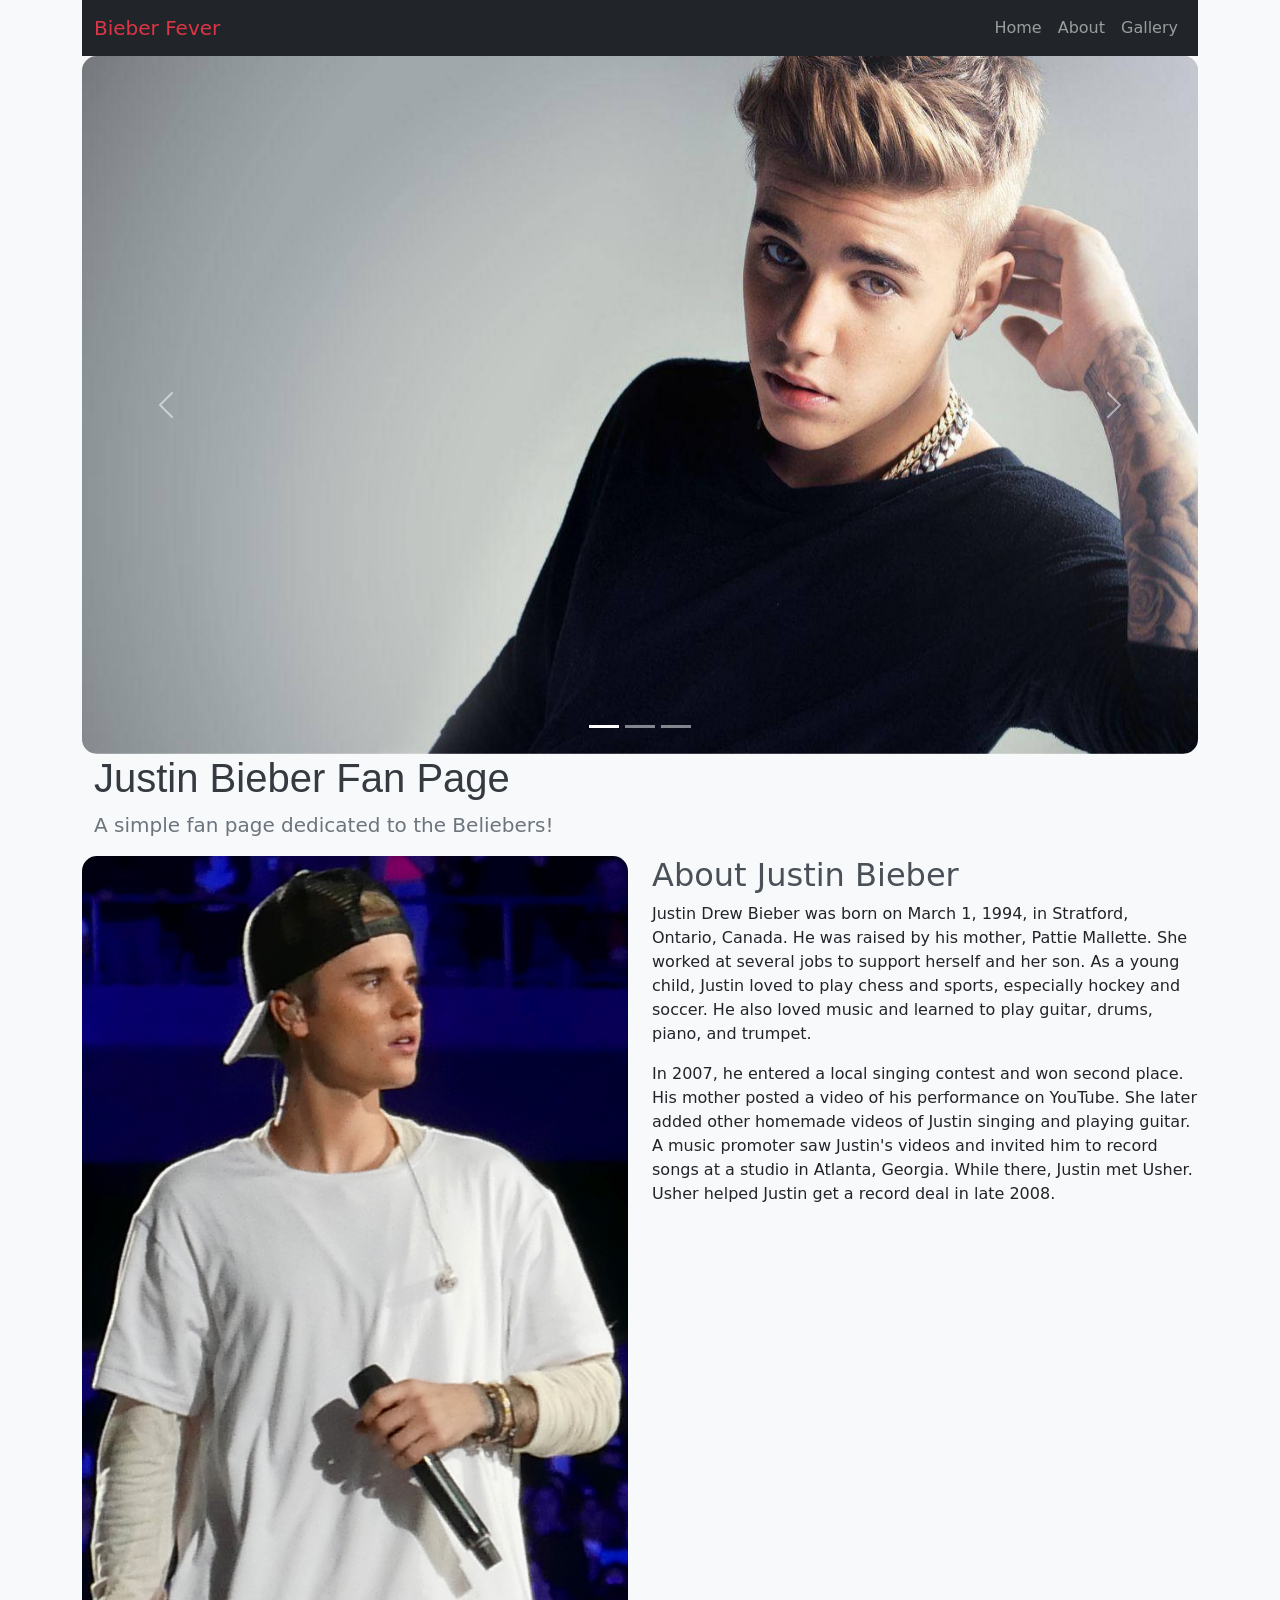
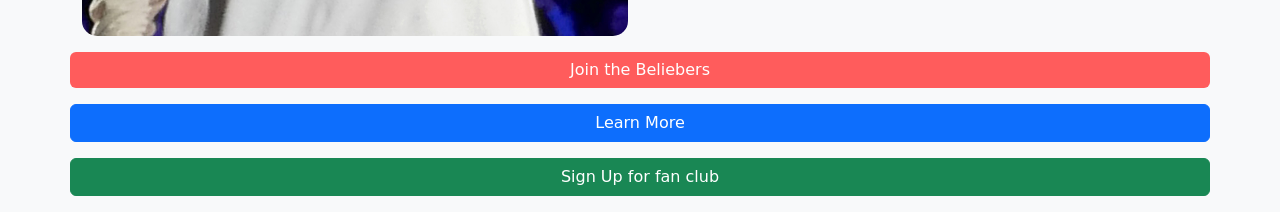
<file: Week3_InClass/Challenge3/justin.html>
<!DOCTYPE html>
<html lang="en">
<head>
    <meta charset="UTF-8">
    <meta name="viewport" content="width=device-width, initial-scale=1.0">
    <title>Challenge 3 - Justin</title>

    <!-- Bootstrap CSS -->
    <link href="https://cdn.jsdelivr.net/npm/bootstrap@5.3.7/dist/css/bootstrap.min.css" rel="stylesheet" integrity="sha384-LN+7fdVzj6u52u30Kp6M/trliBMCMKTyK833zpbD+pXdCLuTusPj697FH4R/5mcr" crossorigin="anonymous">

    <!-- External CSS -->
    <link rel="stylesheet" href="styles.css">

</head>
<body>

    <div class="container">
        <nav class="navbar navbar-expand-lg bg-dark w-100" data-bs-theme="dark">
            <div class="container-fluid">
                <a class="navbar-brand text-danger" href="#" >Bieber Fever</a>
                <button class="navbar-toggler"
                        type="button"
                        data-bs-toggle="collapse"
                        data-bs-target="#navbarMenu"
                        aria-controls="navbarMenu"
                        aria-expanded="false"
                        aria-label="Toggle navigation">
                    <span class="navbar-toggler-icon"></span>
                </button>
            
            <div class="collapse navbar-collapse" id="navbarMenu">
                <ul class="navbar-nav ms-auto">
                    <li class="nav-item">
                        <a class="nav-link" href="#">Home</a>
                    </li>
                    <li class="nav-item">
                        <a class="nav-link" href="#">About</a>
                    </li>
                    <li class="nav-item">
                        <a class="nav-link" href="#">Gallery</a>
                    </li>
                </ul>
            </div>
            </div>
        </nav>
        <!-- Navbar -->
        <!-- Task 1
             - Gallery Carousel Placeholder
             - Add your carousel here 
             - Slideshow image files are:
                justin1.jpg
                justin2.jpg
                justin3.jpg
        -->
    <div class="mx-auto box">
        <div id="justin-carousel" class="carousel slide" data-bs-ride="carousel">
            <div class="carousel-indicators">
                <button type="button" data-bs-target="#justin-carousel" data-bs-slide-to="0" class="active" aria-current="true" aria-label="Slide 1"></button>
                <button type="button" data-bs-target="#justin-carousel" data-bs-slide-to="1" aria-label="Slide 2"></button>
                <button type="button" data-bs-target="#justin-carousel" data-bs-slide-to="2" aria-label="Slide 3"></button>
            </div>

            <div class="carousel-inner">
                <div class="carousel-item active">
                    <div class="d-none d-md-block">
                        <img src="./justin1.jpg" class="d-block w-100" alt="">
                    </div>
                </div>
                <div class="carousel-item active">
                    <div class="d-none d-md-block">
                        <img src="./justin2.jpg" class="d-block w-100" alt="">
                    </div>
                </div>
                <div class="carousel-item active">
                    <div class="d-none d-md-block">
                        <img src="./justin3.jpg" class="d-block w-100" alt="">
                    </div>
                </div>
            </div>
                <button class="carousel-control-prev" type="button" data-bs-target="#justin-carousel" data-bs-slide="prev">
                    <span class="carousel-control-prev-icon" aria-hidden="true"></span> 
                    <span class="visually-hidden">Previous</span>
                </button>
                
                <button class="carousel-control-next" type="button" data-bs-target="#justin-carousel" data-bs-slide="prev">
                    <span class="carousel-control-next-icon" aria-hidden="true"></span> 
                    <span class="visually-hidden">Next</span>
                </button>
        </div>
    </div>
    

    <div class="container">

        <!-- Task 1
             - Add a navigtion bar
        --

        <div class="row">
            <!-- Task 1
                 - The text such as Heading and Paragraph must be horizontally centered (Use appropriate Bootstrap classes)
                 - There should be some margin at the Top and at the Bottom of the text (Use appropriate Bootstrap classes)
            -->
            <div class="col-12">
                <h1>Justin Bieber Fan Page</h1>
                <p class="lead">A simple fan page dedicated to the Beliebers!</p>
            </div>
        </div>

        <div class="row">

            <!-- Task 2
                    Add your columns here -->
            <div class="col-md col-12">
                <img class="img-fluid max-height=50% " src="./justin_concert.jpg">
            </div>

            <!-- You can find Justin's photo in Challenge1/justin_concert.jpg -->
            
            <!-- Here's Justin's biography 
            
            About Justin Bieber

            Justin Drew Bieber was born on March 1, 1994, in Stratford, Ontario, Canada. He was raised by his mother, Pattie Mallette. She worked at several jobs to support herself and her son. As a young child, Justin loved to play chess and sports, especially hockey and soccer. He also loved music and learned to play guitar, drums, piano, and trumpet.

            In 2007, he entered a local singing contest and won second place. His mother posted a video of his performance on YouTube. She later added other homemade videos of Justin singing and playing guitar. A music promoter saw Justin's videos and invited him to record songs at a studio in Atlanta, Georgia. While there, Justin met Usher. Usher helped Justin get a record deal in late 2008.

            -->
            <div class="col-md col-12">
                <h2>
                     About Justin Bieber
                </h2>
                <p>Justin Drew Bieber was born on March 1, 1994, in Stratford, Ontario, Canada. He was raised by his mother, Pattie Mallette. She worked at several jobs to support herself and her son. As a young child, Justin loved to play chess and sports, especially hockey and soccer. He also loved music and learned to play guitar, drums, piano, and trumpet.
                </p>
                <p>
                    In 2007, he entered a local singing contest and won second place. His mother posted a video of his performance on YouTube. She later added other homemade videos of Justin singing and playing guitar. A music promoter saw Justin's videos and invited him to record songs at a studio in Atlanta, Georgia. While there, Justin met Usher. Usher helped Justin get a record deal in late 2008.  
                </p>
            </div>
        </div>




        <!-- Buttons and Alerts -->
        <div class="row">
            <button class="btn btn-custom mb-3 mt-3" onclick="alert('You are now a Belieber!')">Join the Beliebers</button>
            <a href="https://www.justinbiebermusic.com" class="btn btn-primary" target="_blank">Learn More</a>

            <!-- Task 2
             - Modal Button
             - Add a button here to trigger the modal -->
            <button type="button"
                    class="btn btn-success mb-3 mt-3"
                    data-bs-toggle="modal"
                    data-bs-target="#feedbackModal">
                    Sign Up for fan club
            </button>
                
        </div>


        <!-- Modal -->
        <div class="modal fade"
            id="feedbackModal"
            tabindex="-1"
            aria-labelledby="feedbackModalLabel"
            aria-hidden="true">

            <div class="modal-dialog">

                <div class="modal-content">

                    <!-- Header -->
                    <div class="modal-header">
                        <h5 class="modal-title" id="feedbackModalLabel">
                            Join the Justin Bieber Fan Club
                        </h5>

                        <button type="button"
                                class="btn-close"
                                data-bs-dismiss="modal"
                                aria-label="Close">
                        </button>
                    </div>

                    <!-- Form -->
                    <form>

                        <div class="modal-body">

                            <div class="mb-3">
                                <label for="name" class="form-label">
                                    Name
                                </label>

                                <input type="text"
                                    class="form-control"
                                    id="name">
                            </div>

                            <div class="mb-3">
                                <label for="email" class="form-label">
                                    Email
                                </label>

                                <input type="email"
                                    class="form-control"
                                    id="email">
                            </div>

                            <div class="mb-3">
                                <label for="message" class="form-label">
                                    Why do you love justin?
                                </label>

                                <textarea class="form-control"
                                        id="message"
                                        rows="3"></textarea>
                            </div>

                        </div>

                        <!-- Buttons -->
                        <div class="modal-footer">

                            <button type="button"
                                    class="btn btn-secondary"
                                    data-bs-dismiss="modal">
                                Close
                            </button>

                            <button type="submit"
                                    class="btn btn-success">
                                Submit
                            </button>

                        </div>

                    </form>

                </div>
            </div>
        </div>


    </div>


    <!-- Bootstrap JavaScript -->
    <script src="https://cdn.jsdelivr.net/npm/bootstrap@5.3.7/dist/js/bootstrap.bundle.min.js" integrity="sha384-ndDqU0Gzau9qJ1lfW4pNLlhNTkCfHzAVBReH9diLvGRem5+R9g2FzA8ZGN954O5Q" crossorigin="anonymous"></script>

</body>
</html>
</file>
<file: Challenge1/styles.css>
/* styles.css - Challenge #1 (Skeleton) */
body {
    font-family: Arial, sans-serif;
    background-color: rgb(192, 207, 228);
    margin: 0;
}

.container {
    margin: 0 auto;
    padding: 20px;
    max-width: 800px;
    text-align: center;
}

.site-header h1{
    color:magenta;
    font-size: 50px;
}

.site-header p{
    font-style: italic;
    color:grey
}

.about {
    font-size: 15px;
    width: 350px;
    margin: 0 auto;
    text-align: left;
    line-height: 1.5;
}

#mascot-image{
    border: 1px solid black;
    border-radius: 20px;
    margin:auto;
    width: 200px;
    height: 200px;
}

.actions {
    display:flex;
    flex-direction: column;
}

.actions button {
    width: auto;
    height: 50px;
    margin: 5px auto;
    border-radius: 10px;
}

button:hover {
    cursor: pointer;
    transform:translateY(-2px);
    transition: all 0.2s ease;
}

.buy-tickets {
    background-color: rgb(106, 231, 106);
    color: white;
    box-shadow:inset 0 5px 15px rgba(123, 183, 209, 0.8);
}

.buy-tickets:hover {
    background-color: rgb(0, 128, 0);
}

.make-donation {
    background-color: blue;
    color: white;
    box-shadow:inset 0 5px 15px rgba(237, 147, 228, 0.8);
}

.make-donation:hover {
    background-color: rgb(0, 0, 128);
}
</file>
<file: Challenge2/styles.css>
/* styles.css - Challenge #2 (Skeleton: Rides Gallery) */

/* 0) Base page */
body {
    font-family: Arial, sans-serif;
    background-color: #f4f4f4;
    padding: 10px;
}

/* 1) Container */
.container {
    max-width: 980px;
    margin: 0 auto;
}

/* 2) Section heading */
.attractions {
    text-align: center;
}

/* 3) Cards wrapper (center all cards horizontally) */
.cards {
    display: grid;
    grid-template-columns: repeat(3, 1fr);
    grid-template-rows: repeat(2, 1fr);
    gap: 10px
}

/* 4) Card (size, spacing, border, rounded corners) */
.card {
    border: 1px solid #ccc;
    border-radius: 15px;
    padding: 10px;
    transition: border 0.2s ease;

}

/* 5) Card text (h3 title, paragraph blurb) */
.card h3, .card p {
    text-align:left;
}

.card p {
    line-height: 1.5;
}

/* 6) Card image (fit within card, centered) */
.card img {
    width: 100%;
    height: 200px;
}

/* 7) Hover state: change border to green, then make it wigglew */
.card:hover {
    border: 2px solid red ;
    animation: wiggle 0.5s ease-in-out infinite;
}

/* 8) Footer */
.site-footer {
    text-align: center;
    margin-top: 20px;
    font-size: 0.8em;
    border-top: 1px solid #ccc;
}

@keyframes wiggle {
  0%, 100% { transform: rotate(0deg) translateX(0); }
  25% { transform: rotate(-3deg) translateX(-2px); }
  70% { transform: rotate(3deg) translateX(2px); }
}
</file>
<file: Challenge3/styles.css>
/* styles.css - Challenge #3 (Skeleton: Park Map - Positioning) */


/* 0) Base page (font, background, text color, remove default margins) */
body {
   font-family: Arial, sans-serif;
   background-color: #f0f0f0;
   color: #333;
   margin: 0;
   padding: 0;
}

/* 1) Container (center, max-width, padding) */
.container {
   max-width: 920px;
   margin:auto;
   padding:20px;
}

/* 2) Map section heading (spacing, readability) */


/* 3) Map wrapper
   - Make this the positioning context for absolute children (hint: relative).
   - Ensure it doesn't overflow horizontally.
*/
.map-wrapper {
   position: relative;
}


/* 4) Map image
   - Keep it responsive inside the container (full width of wrapper, auto height).
*/
.park-map {
   width: 100%;
   height:auto;
}


/* 5) Markers
   - Style as small circular buttons (size, color, border-radius).
   - Absolutely position them using top/left percentages so they sit over the map.
   - Center each marker over its coordinates (hint: translate).
   - Ensure markers appear ABOVE the map (z-index).
   
*/
.marker {
   width: 10px;
   height: 10px;
   padding:0;
   background-color:red;
   border-radius: 50% ;
   transform: translate (-50%, -50%)
}

#marker-atlantis {
   position:absolute;
   top: 30%;
   left:22%;
}

#marker-gyro {
   position:absolute;
   top: 15%;
   left:77%;
}

#marker-carousel {
   position:absolute;
   top: 60%;
   left: 30%;   
}

#marker-river {
   position:absolute;
   top: 68%;
   left: 71%;   
}

/* 6) Tooltips
   - Hidden by default; visible on hover of the marker.
   - Small label box above the marker (position absolute relative to marker).
   - Add a subtle background, border, and rounded corners.
   - Raise above map and marker with z-index.
*/
.tooltip {
   display:none;
   text-align:center;
   width: max-content;
   padding:3px;
   height: 20px;
   color:white;
   background-color:black;
   border-radius: 5px;
   position:absolute;
   bottom: 200%;
   left: 50%;
   transform:translateX(-50%);
}

.marker:hover .tooltip{
   display:block
}


/* 7) Legend box
   - Position absolute INSIDE the map wrapper, bottom-right corner.
   - Add background, padding, small rounded corners.
   - Keep text legible and compact.
*/
.legend {
   position:absolute;
   bottom:2%;
   right:2%;
   background-color: white;
   border-color: gray;
   border-radius: 15px;
   max-width:500px;
   max-height: 500px;
}

.legend h3 {
   text-align: center;
   margin-bottom: 0px;
}

.legend li {
   text-align:left;
   margin-top: 0px;
}

.legend li:first-child::marker {
   color: turquoise;
 }

 .legend li:nth-child(2)::marker {
   color: red;
 }

/* 8) Fixed Back to Top button
   - Position fixed at bottom-right of viewport.
   - Visible at all times.
   - Style as a small pill button.
   - Keep above everything with z-index.
*/
.back-to-top{
   position:fixed;
   bottom:2%;
   right:2%;
   background-color:blueviolet;
   color: white;
   width:max-content;
   padding:4px;
   border-radius: 15px;
   text-decoration: none;
   font-weight: bold;
}


/* 9) Footer (muted, centered) */
.site-footer{
   text-align: center;
   font-size: smaller;
   font-weight: lighter;
   color: grey;
}

/* 10) Getting Here & Around section styling  */
.transport-columns {
   display:flex;
   align-items: center;
   gap: 15px;
   height:100vh
}

.transport-info {
   background-color: white;
   width:500px;
   height:500px;
   padding:10px

}

.transport-discounts {
   background-color: white;
   width:500px;
   height:500px;
   padding:10px
}
</file>
<file: Week3_InClass/normal.css>
/* Universal Selector */
* {
    margin: 0;
    padding: 0;
}

#box1 {
    background-color: red;
}

#box2 {
    background-color: yellow;
}

#box3 {
    background-color: green;
}

.parent {
    /* default is 'block' */
    /* display: flex; */
}

/* On screens that are 600px or less,
   we want the child boxes to appear
   stacking on top of each other
   (instead of side by side) */
/* @media screen and (max-width: 600px) {
    .parent {
        display: block;
    }
}

@media screen and (max-width: 500px) {
    #box1, #box2 {
        opacity: 0.5;
    }

    #box3 {
        background-color: black;
        color: white;
    }
} */
</file>
<file: Week3_InClass/Challenge0/restaurant.css>
/* DO NOT MODIFY THE BELOW CSS STYLING */
* {
    padding: 0;
    margin: 0;
}


/* YOU MAY MODIFY THIS */
#floor {
    width: 600px;
    height: 420px;
    background-color: aqua;
    border: 1px solid black;
}


/* YOU MAY MODIFY THIS */
.dining-table {
    background-color: pink;
}


/* YOU MAY MODIFY THIS */
.row {

}


/* YOU MAY MODIFY THIS */
.buffet-corner {

}


/* YOU MAY MODIFY THIS */
.cashier-table {

}


/* YOU MAY ADD MORE CSS STYLING ANYWHERE IN THIS FILE */
</file>
<file: Week3_InClass/Challenge1/styles.css>
body {
    background-color: #f8f9fa;
}

h1 {
    font-family: 'Arial', sans-serif;
    color: #343a40;
}

.lead {
    color: #6c757d;
}
</file>
<file: Week3_InClass/Challenge2/styles.css>
body {
    background-color: #f8f9fa;
}

h1 {
    font-family: 'Arial', sans-serif;
    color: #343a40;
}

.lead {
    color: #6c757d;
}

h2 {
    color: #495057;
}

p {
    color: #212529;
}

img {
    max-width: 100%;
    height: auto;
    border-radius: 15px;
}

/* Custom Button Styles */
.btn-custom {
    background-color: #ff5c5c;
    color: white;
    border: none;
}

.btn-custom:hover {
    background-color: #ff3333;
}

/* Navbar Styles */
.navbar-dark .navbar-brand {
    color: #ff5c5c;
}
</file>
<file: Week3_InClass/Challenge3/styles.css>
body {
    background-color: #f8f9fa;
}

h1 {
    font-family: 'Arial', sans-serif;
    color: #343a40;
}

.lead {
    color: #6c757d;
}

h2 {
    color: #495057;
}

p {
    color: #212529;
}

img {
    max-width: 100%;
    height: auto;
    border-radius: 15px;
}

/* Custom Button Styles */
.btn-custom {
    background-color: #ff5c5c;
    color: white;
    border: none;
}

.btn-custom:hover {
    background-color: #ff3333;
}

/* Navbar Styles */
.navbar-dark .navbar-brand {
    color: #ff5c5c;
}
</file>
